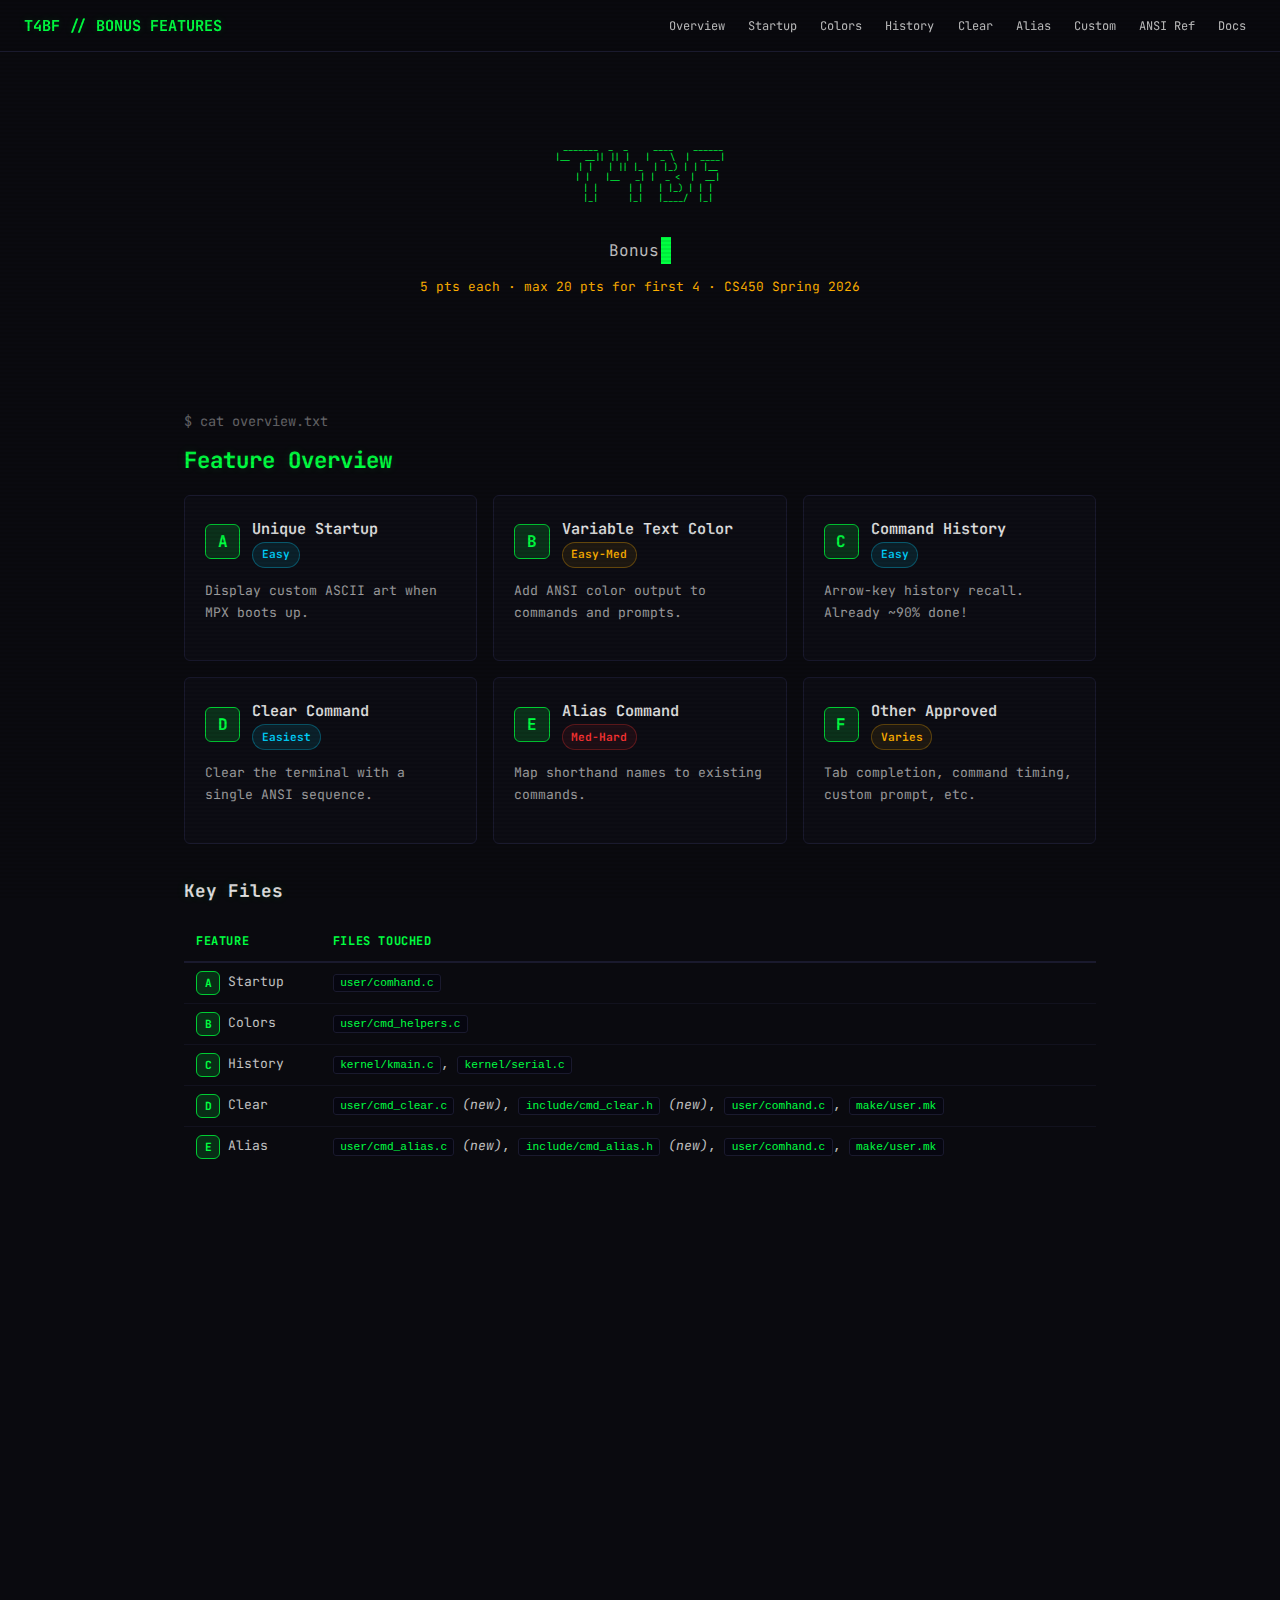
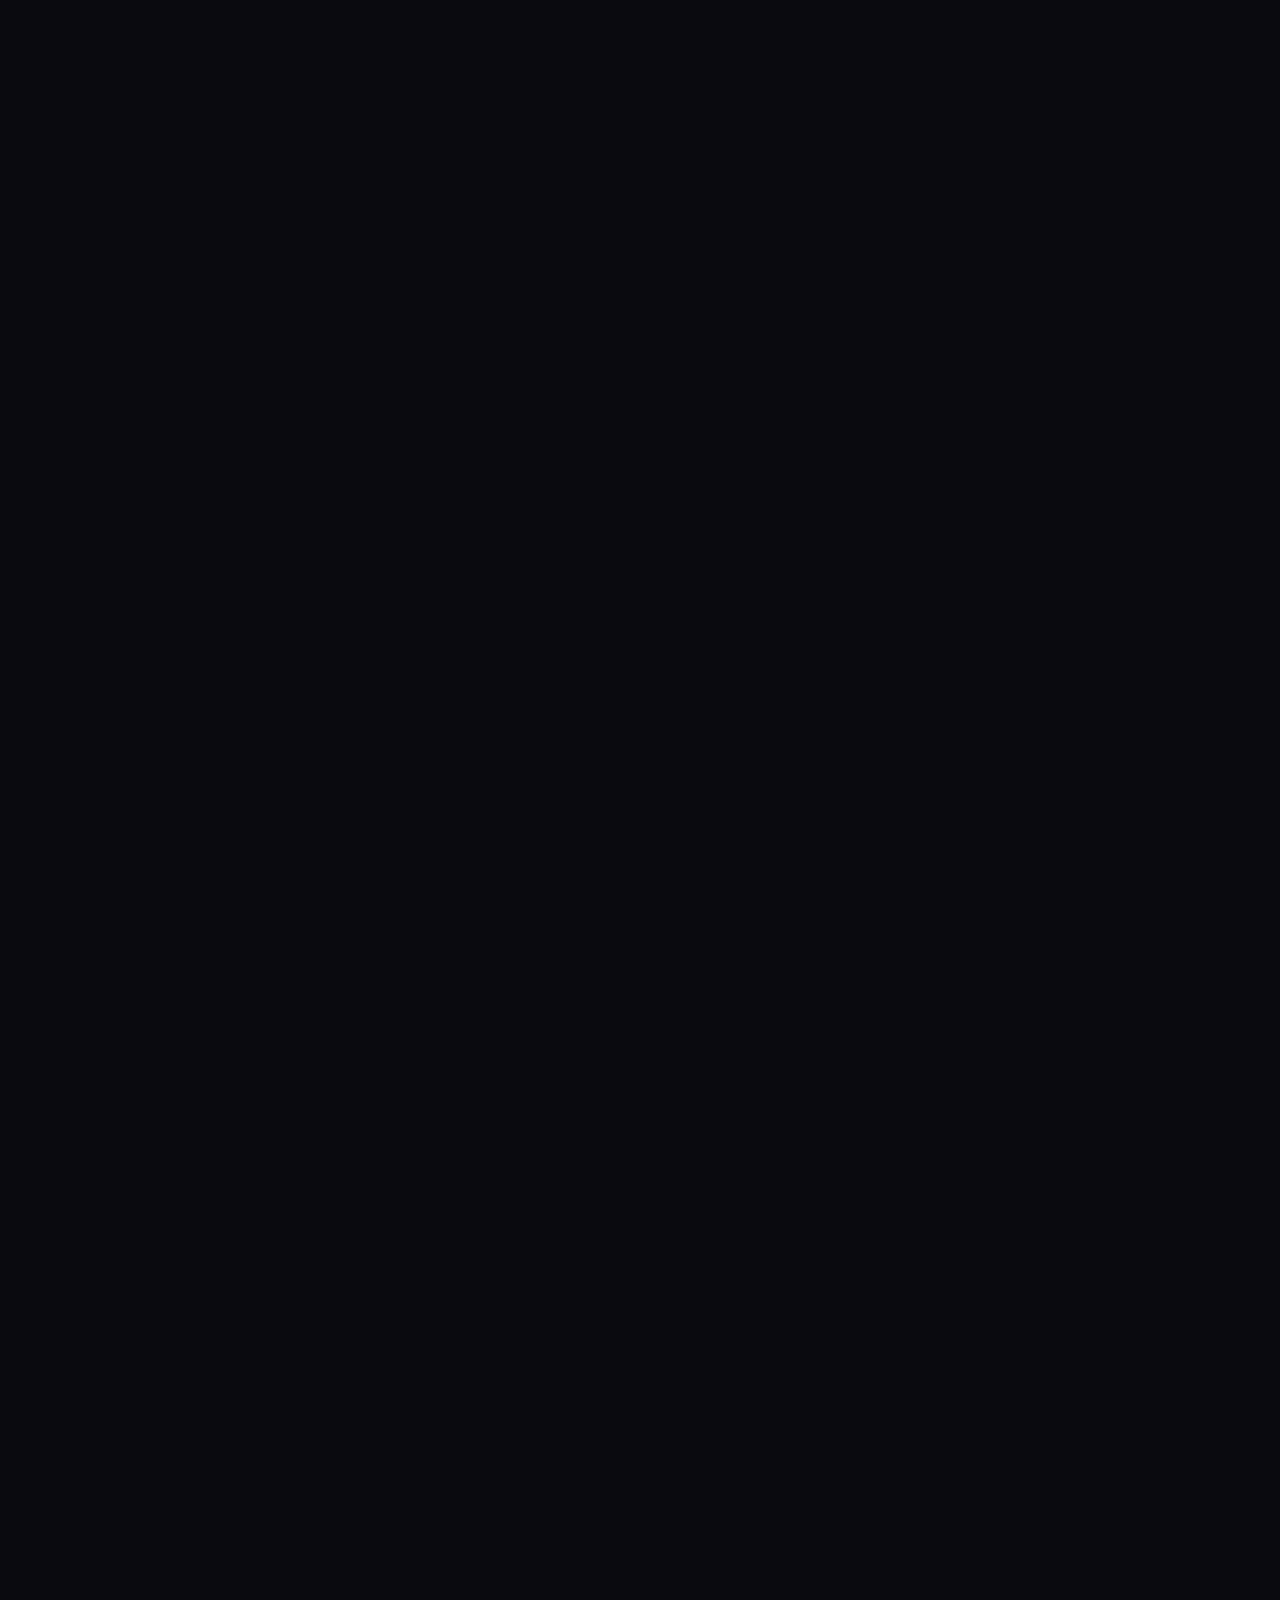
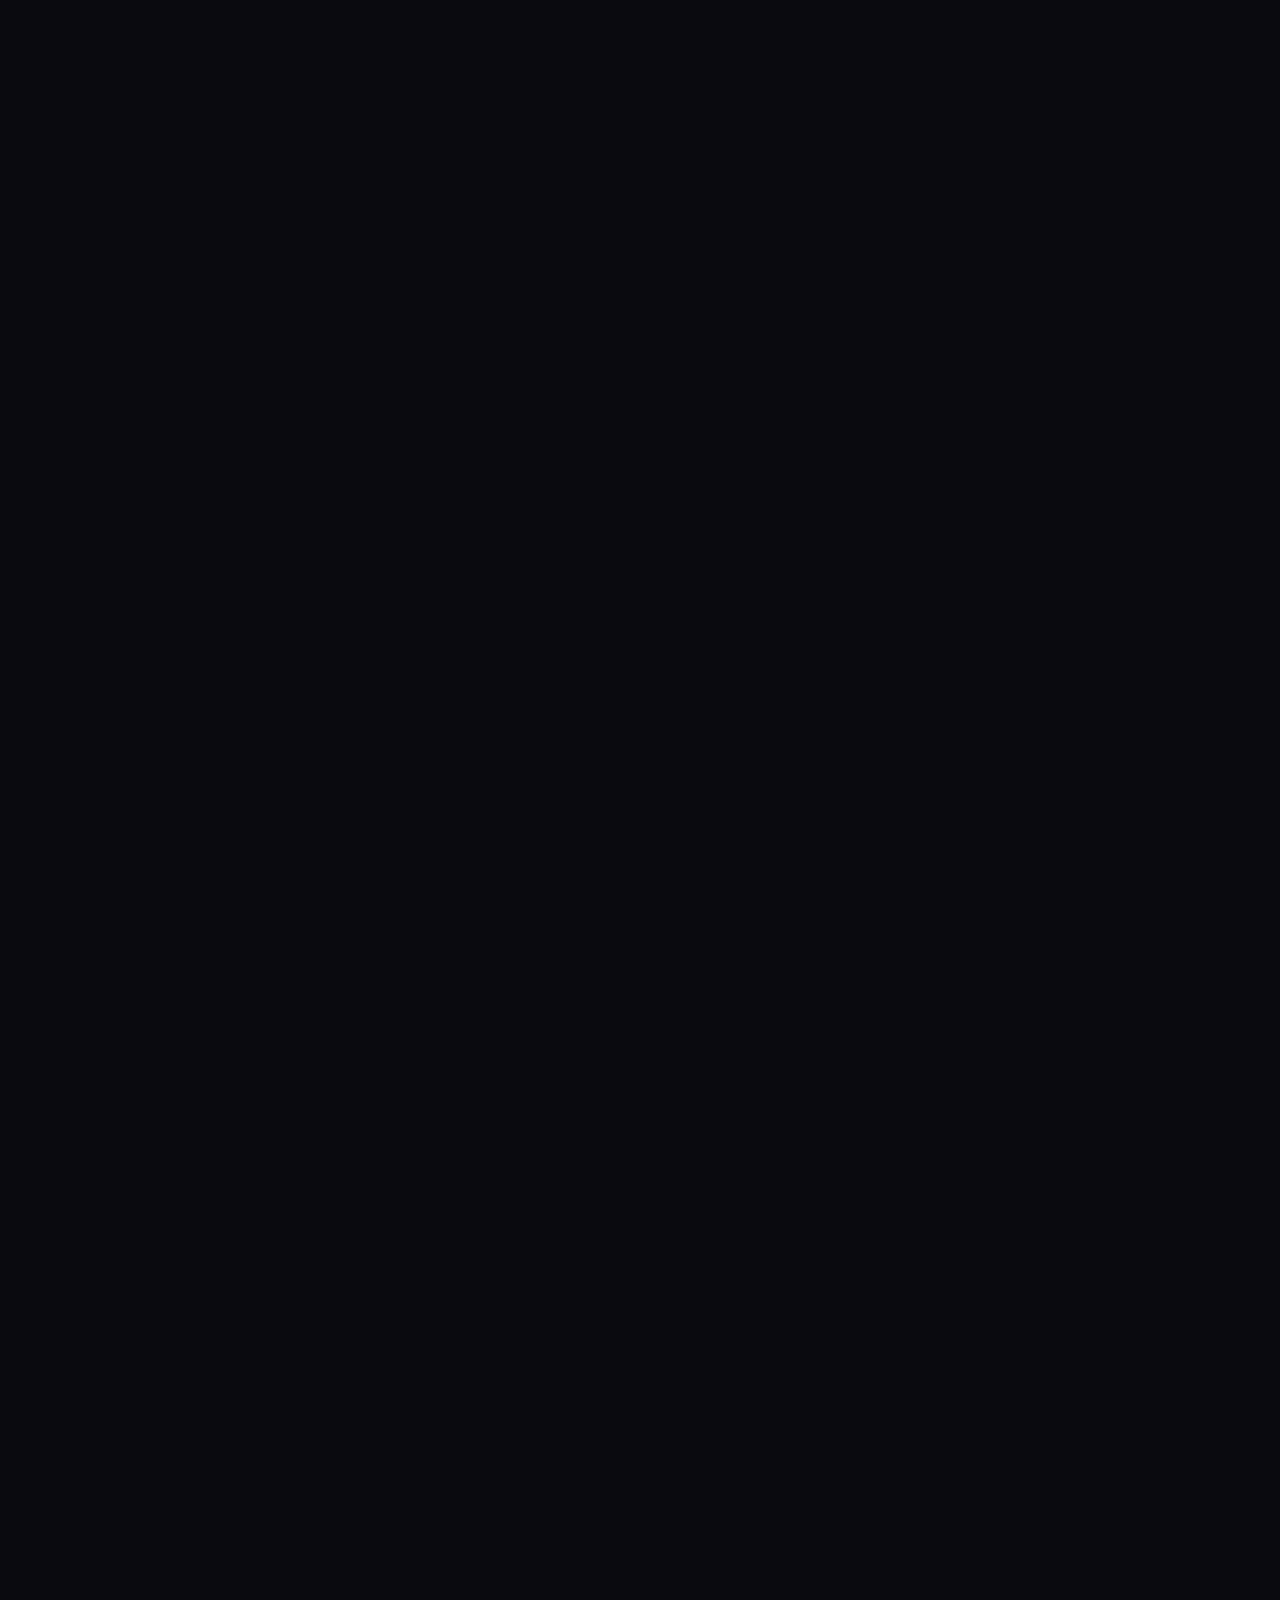
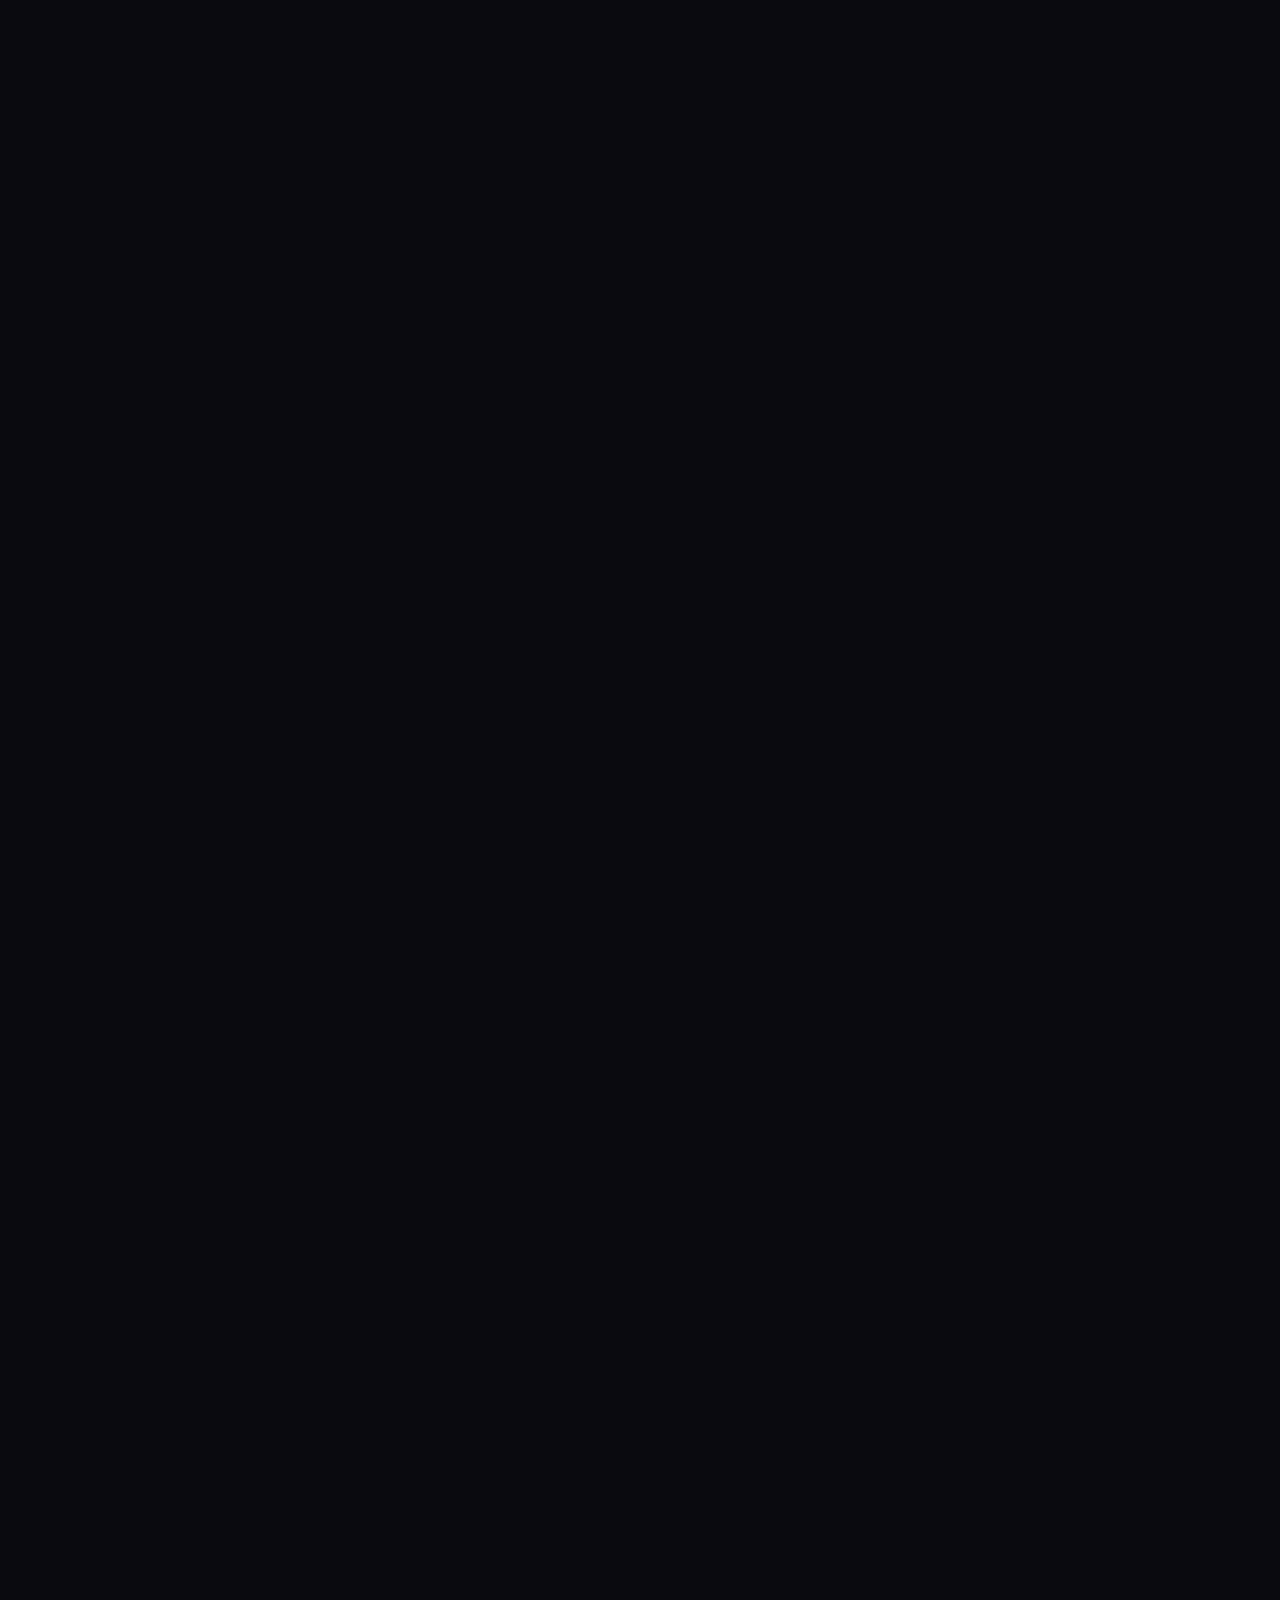
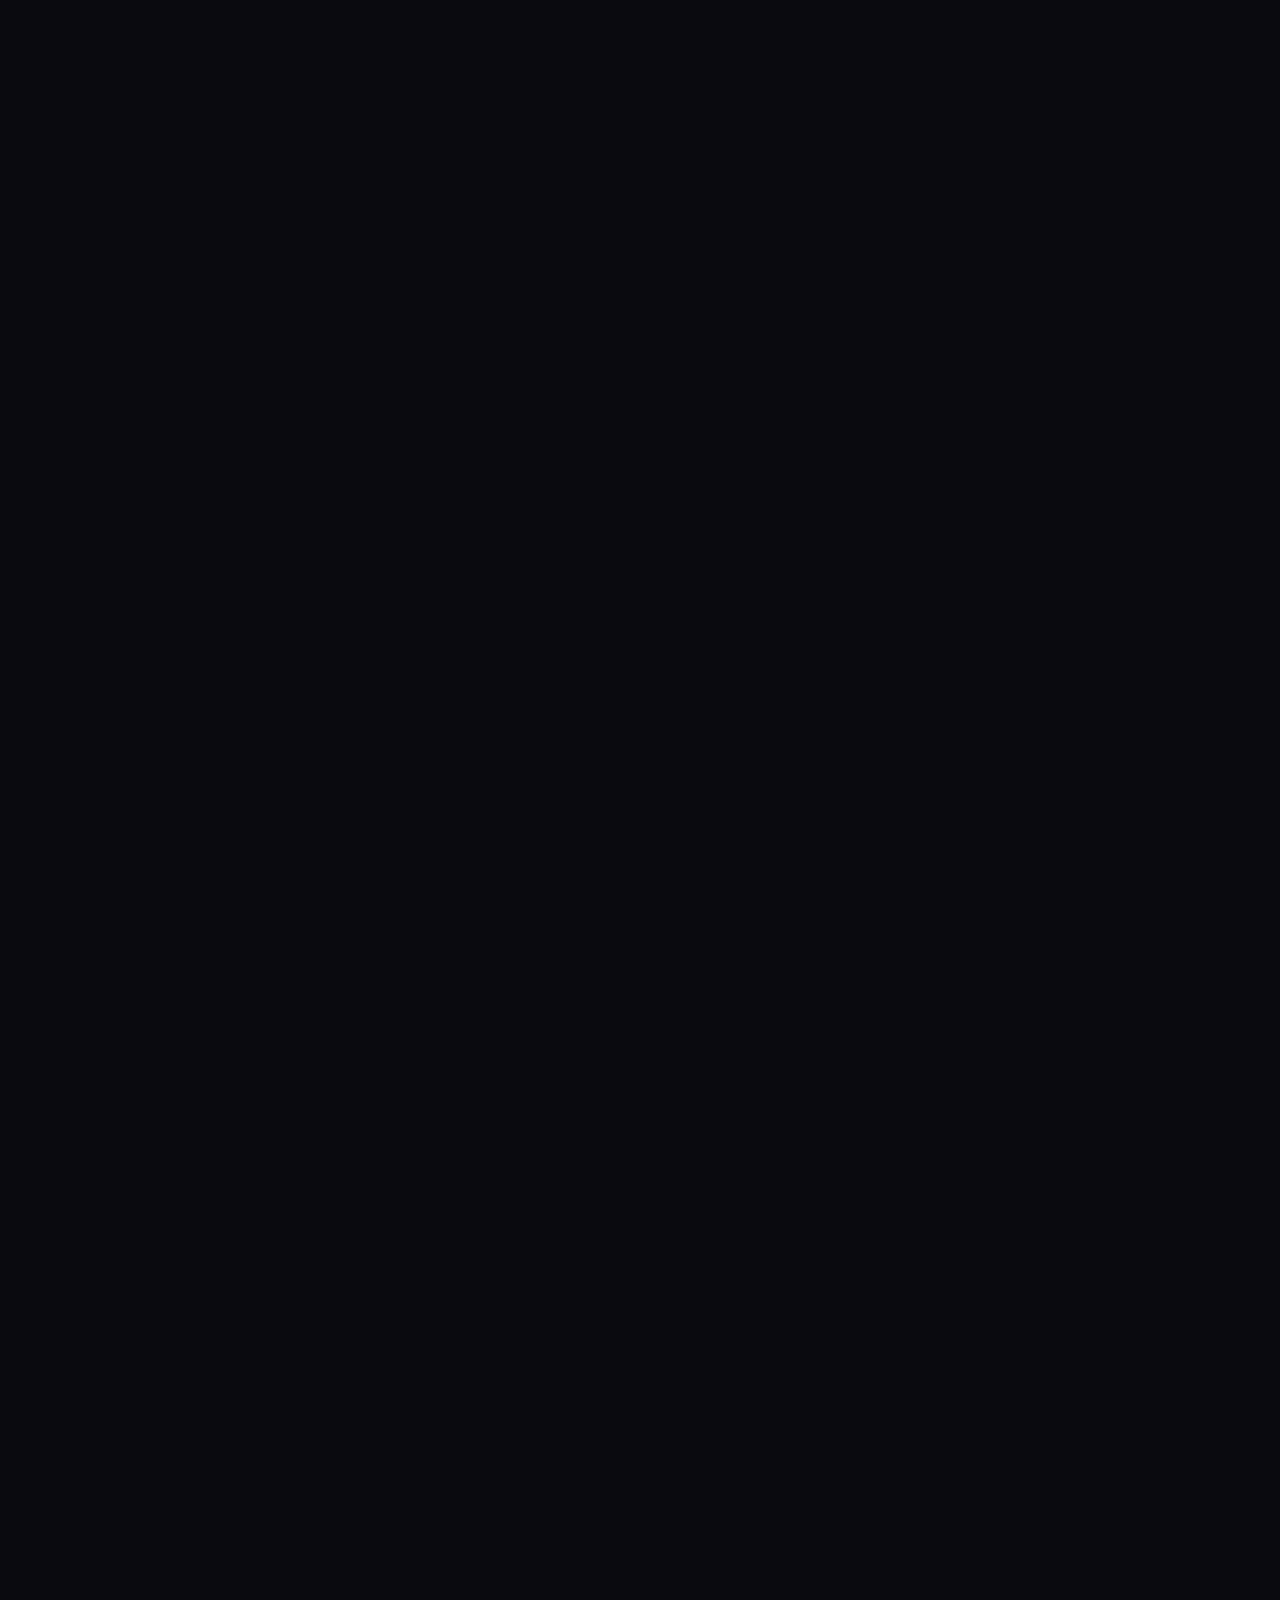
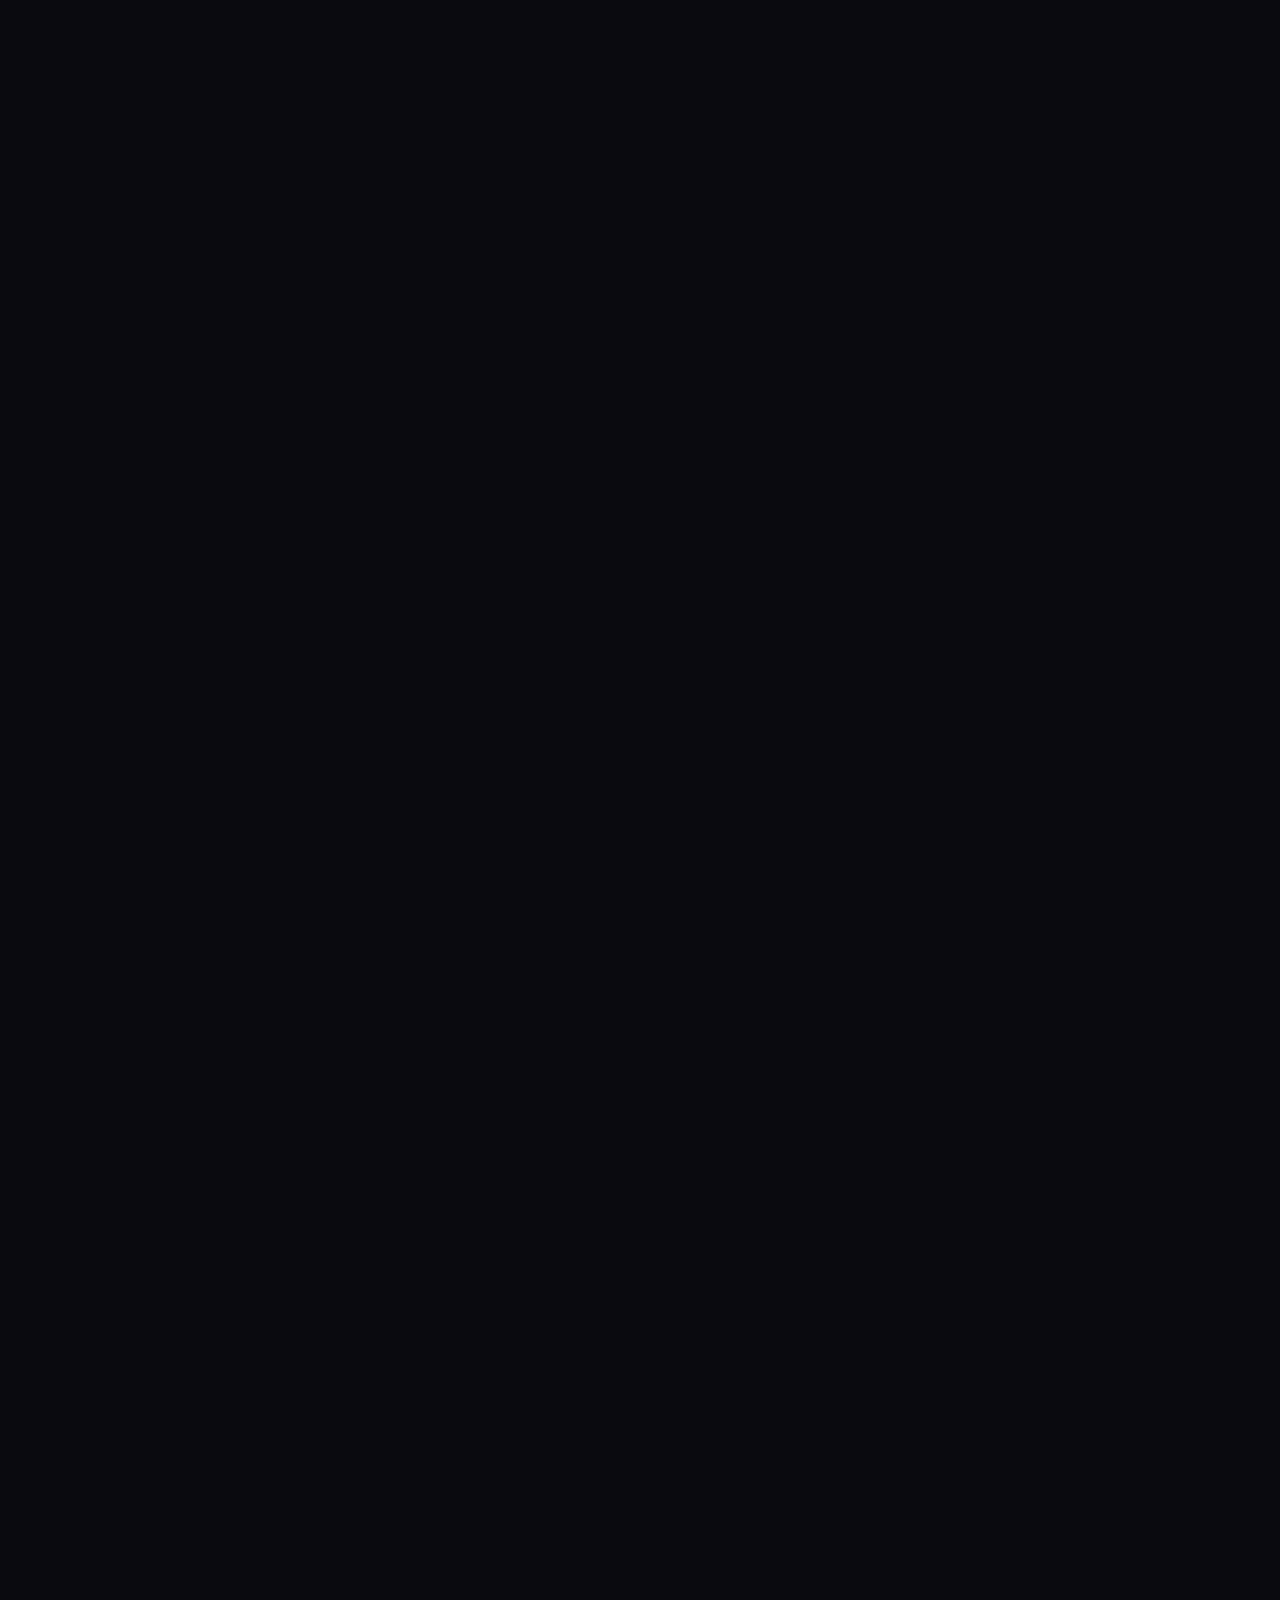
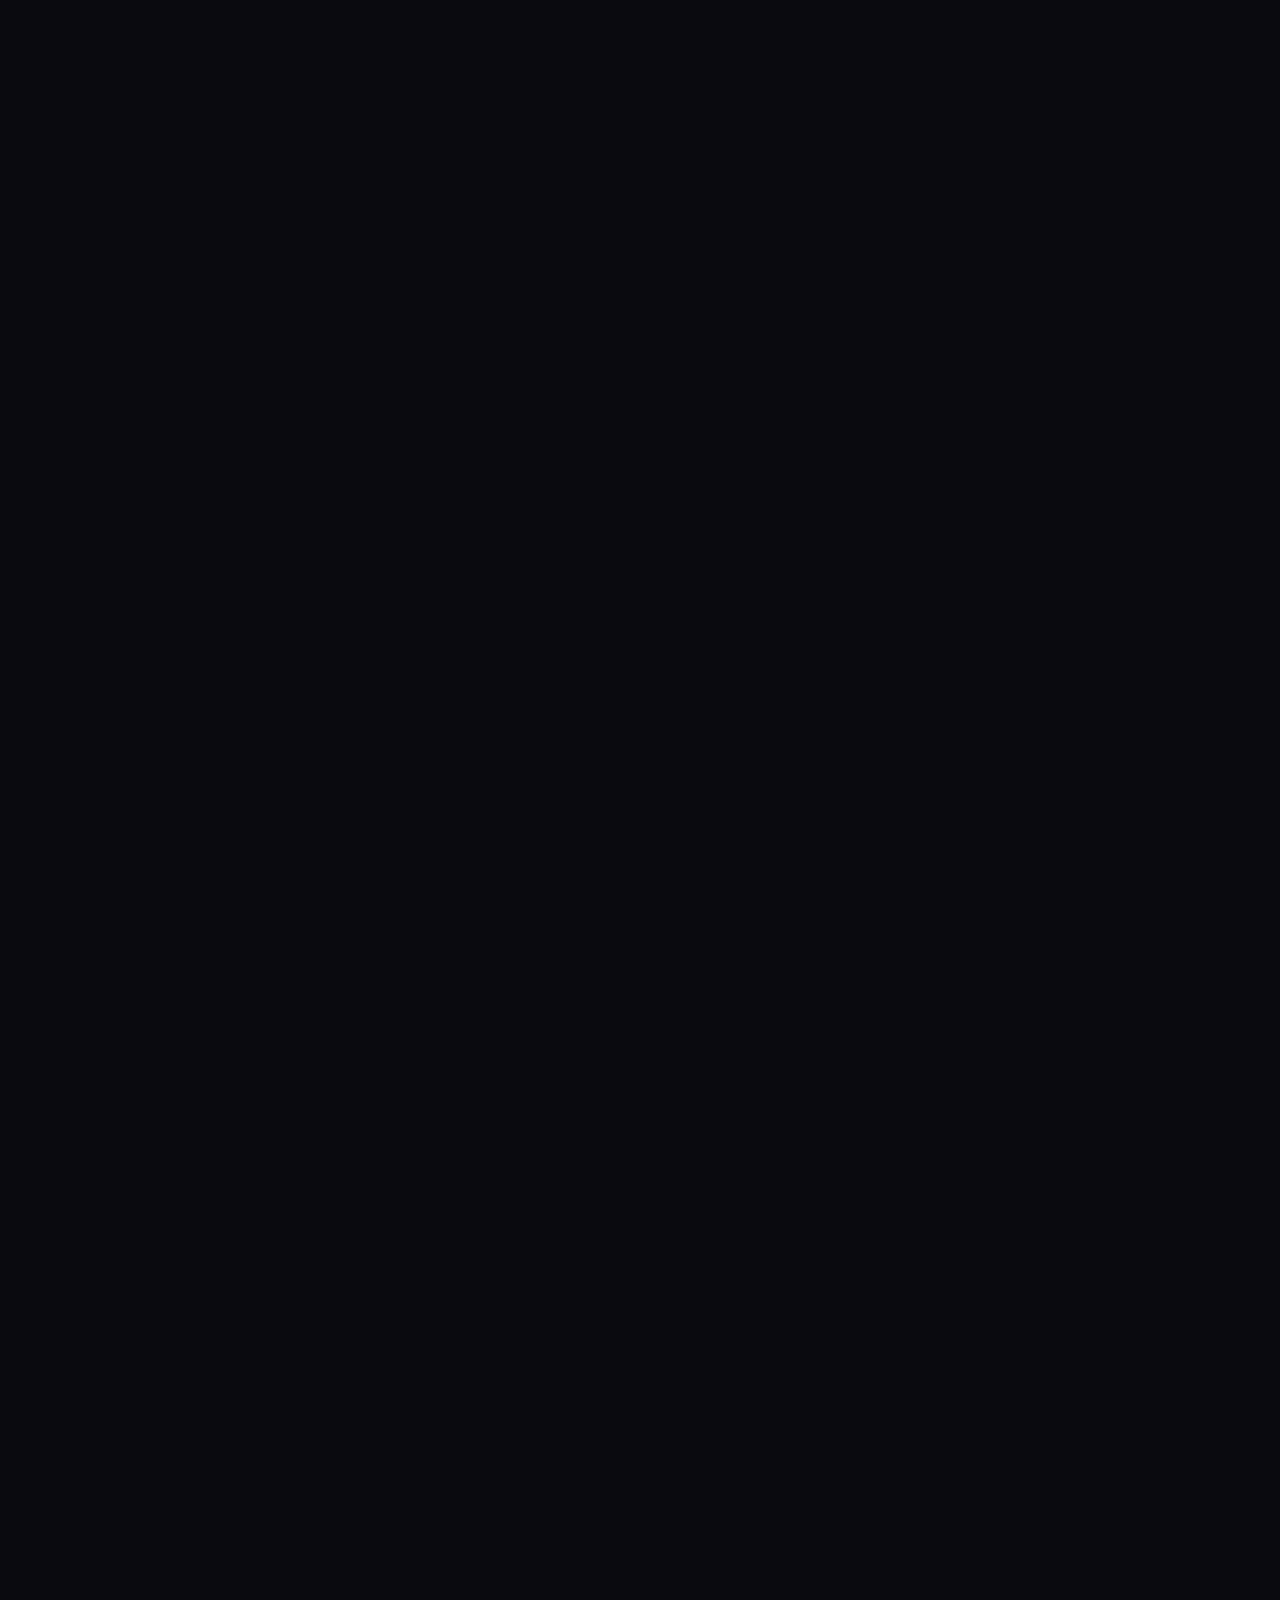
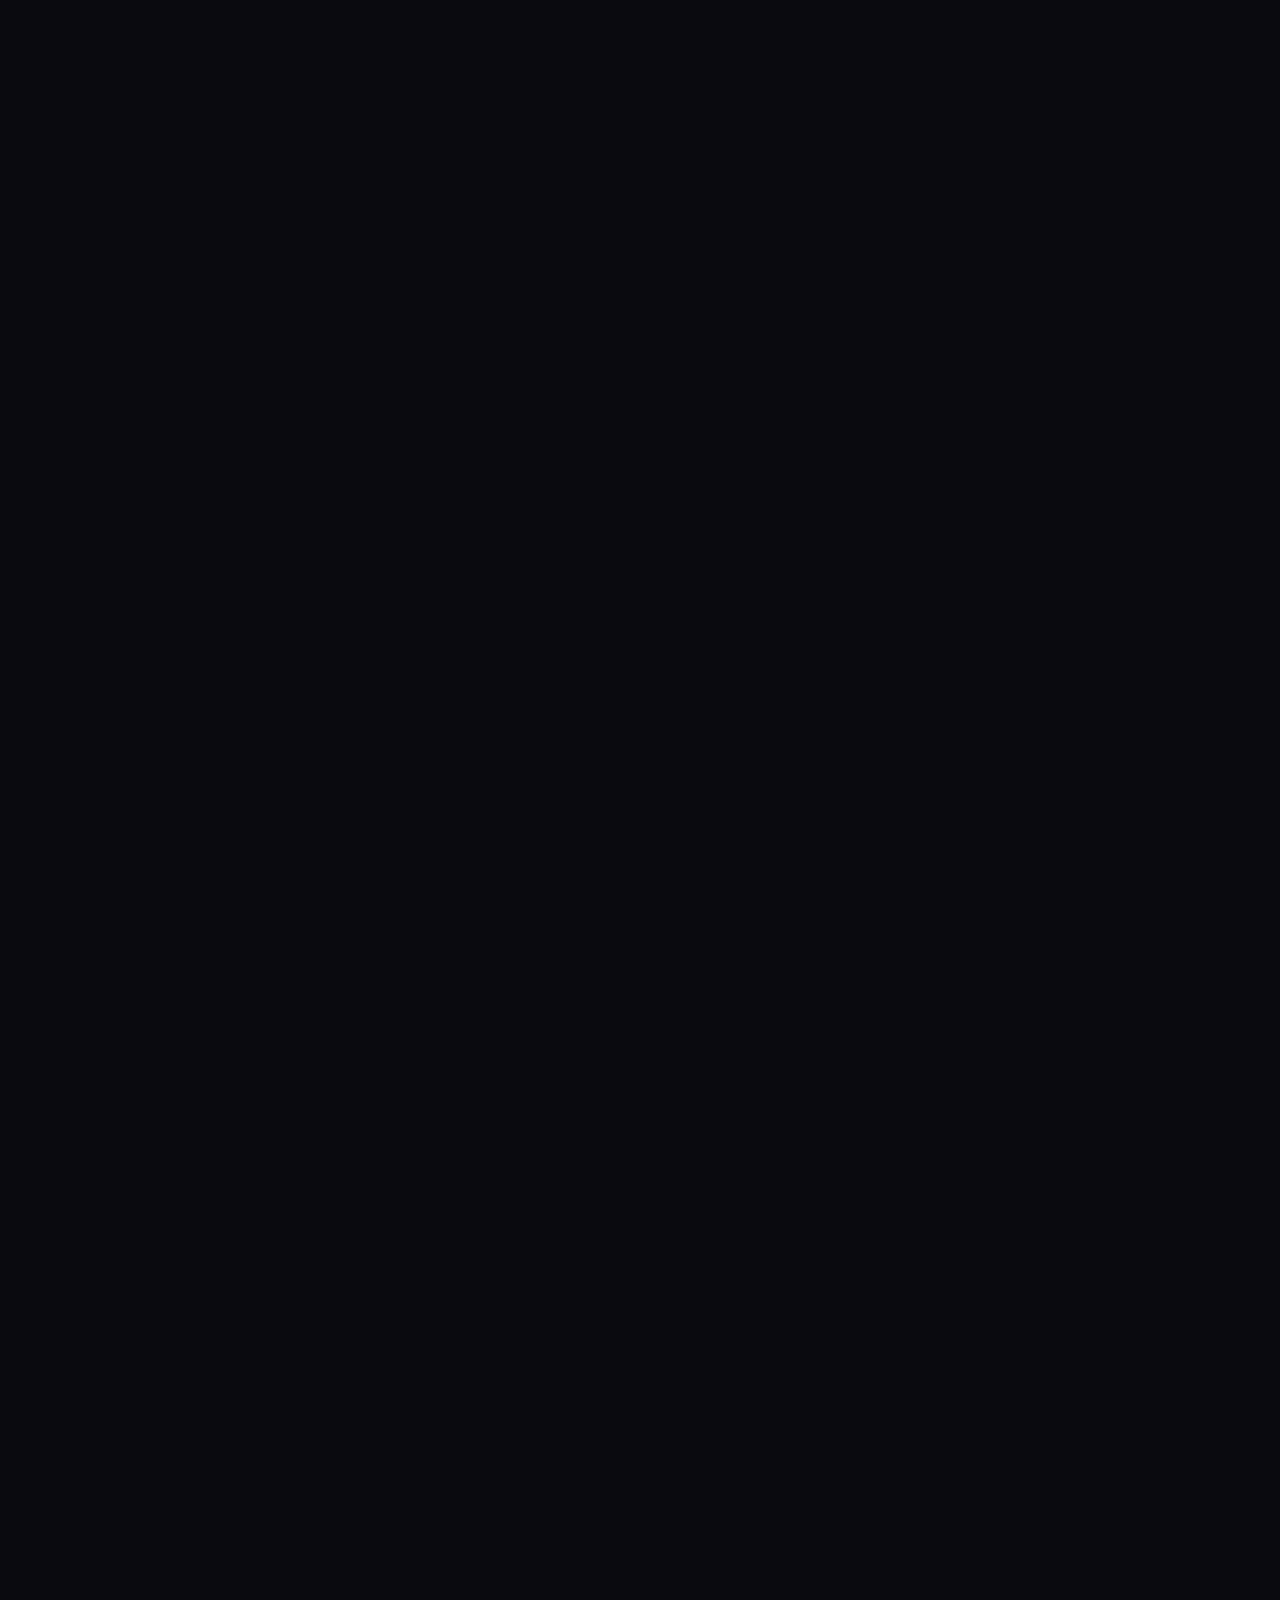
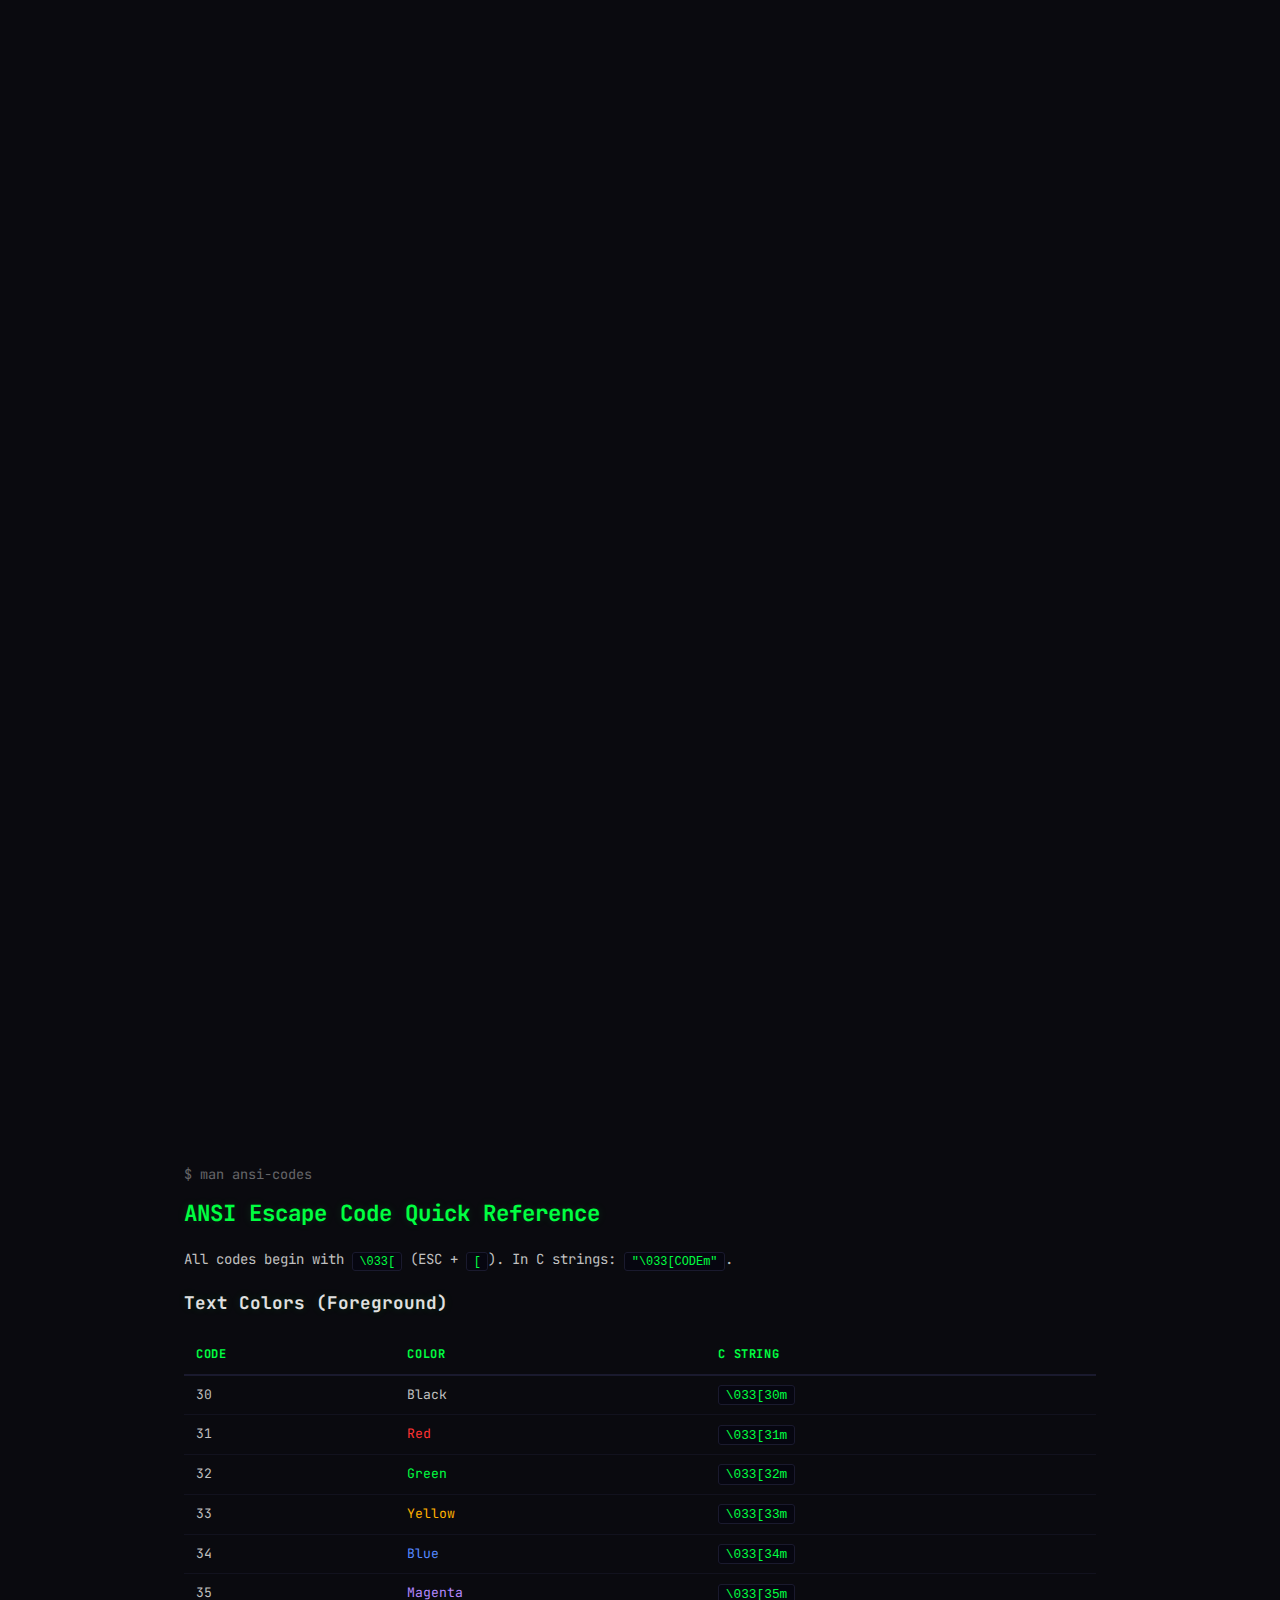
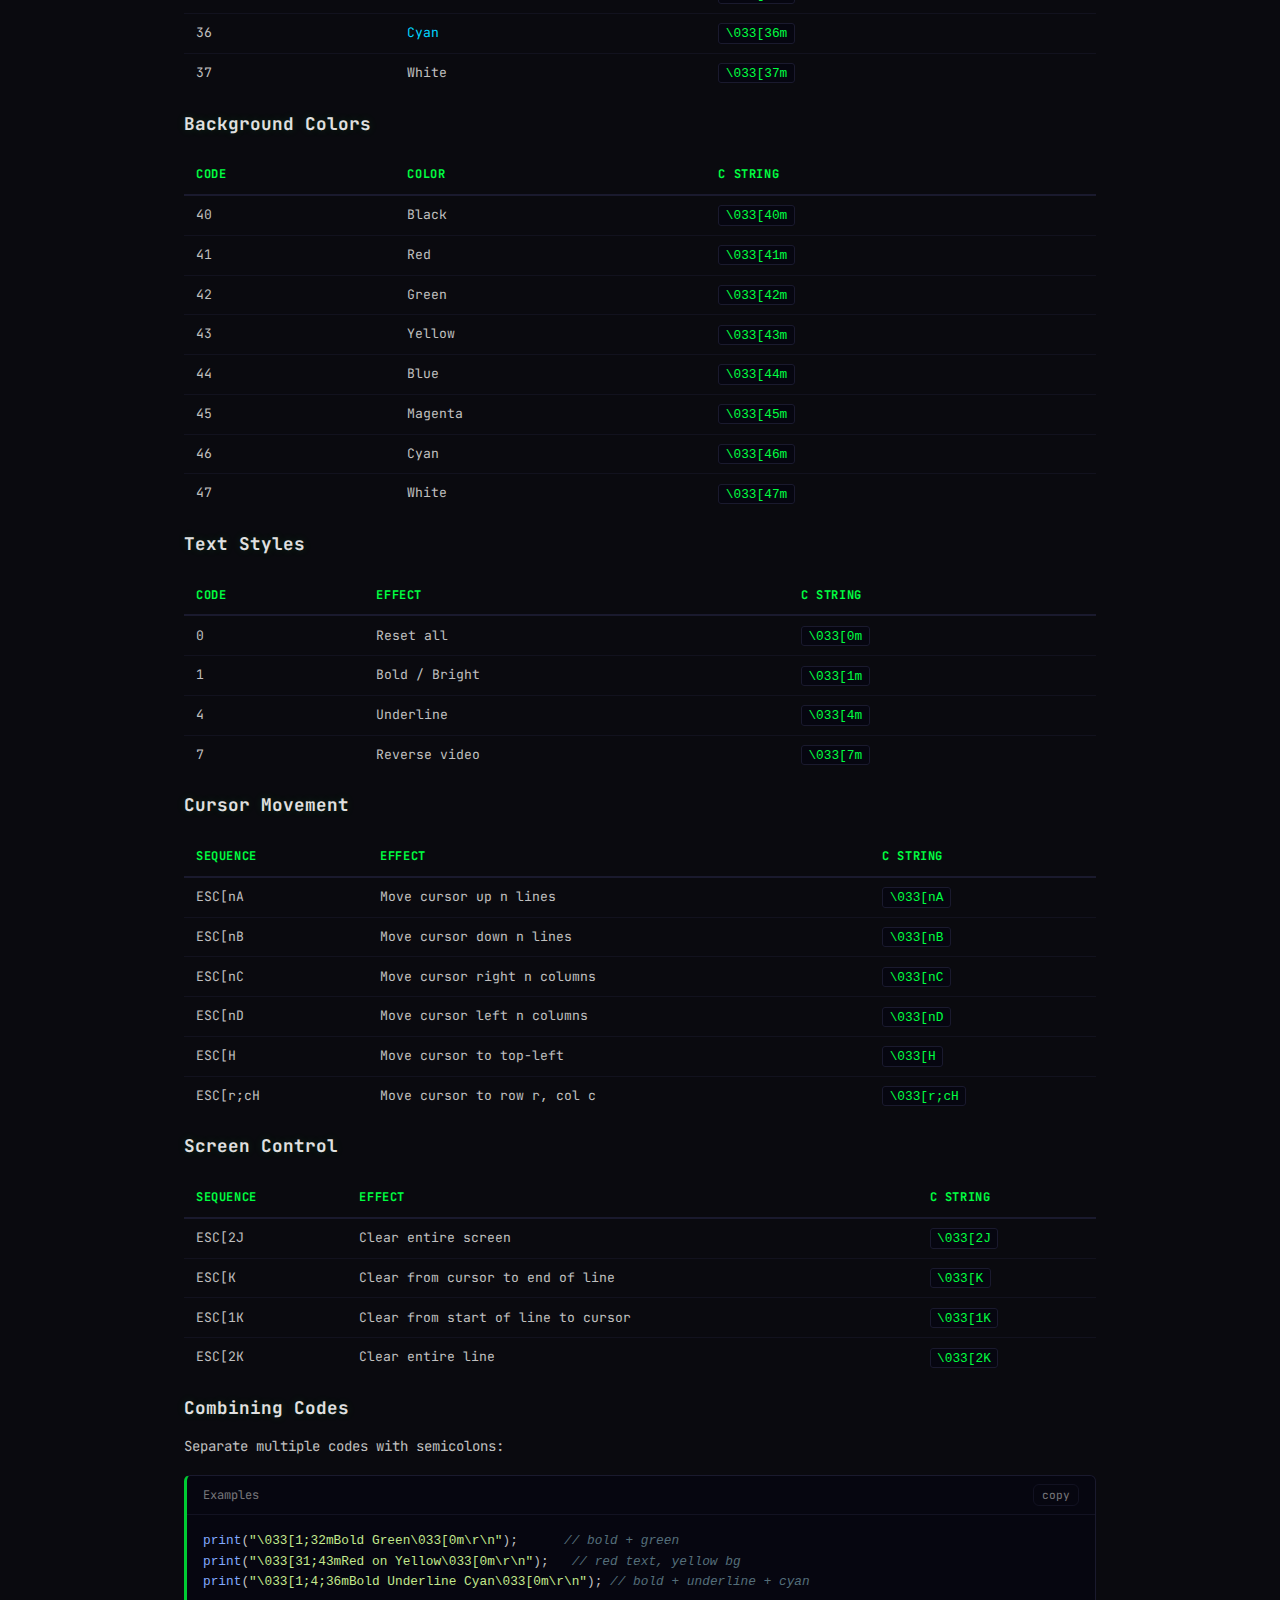
<file: index.html>
<!DOCTYPE html>
<html lang="en">
<head>
  <meta charset="UTF-8">
  <meta name="viewport" content="width=device-width, initial-scale=1.0">
  <title>T4BF // Bonus Features Guide</title>
  <link rel="icon" type="image/svg+xml" href="favicon.svg">
  <link rel="preconnect" href="https://fonts.googleapis.com">
  <link rel="preconnect" href="https://fonts.gstatic.com" crossorigin>
  <link href="https://fonts.googleapis.com/css2?family=JetBrains+Mono:wght@400;600;700&display=swap" rel="stylesheet">
  <link rel="stylesheet" href="css/main.css">
</head>
<body>

<!-- ====== NAV ====== -->
<nav class="nav">
  <span class="nav-brand">T4BF // BONUS FEATURES</span>
  <button class="hamburger" aria-label="Toggle menu">[=]</button>
  <ul class="nav-links">
    <li><a href="#overview">Overview</a></li>
    <li><a href="#feature-a">Startup</a></li>
    <li><a href="#feature-b">Colors</a></li>
    <li><a href="#feature-c">History</a></li>
    <li><a href="#feature-d">Clear</a></li>
    <li><a href="#feature-e">Alias</a></li>
    <li><a href="#feature-f">Custom</a></li>
    <li><a href="#ansi-ref">ANSI Ref</a></li>
    <li><a href="#" id="docs-toggle">Docs</a></li>
  </ul>
</nav>

<!-- ====== HERO ====== -->
<main>
<section class="hero" id="top">
  <div class="hero-ascii" aria-hidden="true">
 _______  _  _     ____    ______
|__   __|| || |   |  _ \  |  ____|
   | |   | || |_  | |_) | | |__
   | |   |__   _| |  _ &lt;  |  __|
   | |      | |   | |_) | | |
   |_|      |_|   |____/  |_|
  </div>
  <p class="hero-tagline" data-text="Bonus feature implementation guide for MPX bare-metal OS">Bonus feature implementation guide for MPX bare-metal OS</p>
  <p class="hero-meta">5 pts each &middot; max 20 pts for first 4 &middot; CS450 Spring 2026</p>
</section>

<!-- ====== OVERVIEW ====== -->
<section id="overview">
  <p class="section-title">$ cat overview.txt</p>
  <h2>Feature Overview</h2>

  <div class="feature-grid">
    <div class="feature-card">
      <div class="feature-card-header">
        <span class="badge">A</span>
        <div>
          <div class="feature-card-name">Unique Startup</div>
          <span class="pill pill-easy">Easy</span>
        </div>
      </div>
      <p class="feature-card-desc">Display custom ASCII art when MPX boots up.</p>
    </div>

    <div class="feature-card">
      <div class="feature-card-header">
        <span class="badge">B</span>
        <div>
          <div class="feature-card-name">Variable Text Color</div>
          <span class="pill pill-medium">Easy-Med</span>
        </div>
      </div>
      <p class="feature-card-desc">Add ANSI color output to commands and prompts.</p>
    </div>

    <div class="feature-card">
      <div class="feature-card-header">
        <span class="badge">C</span>
        <div>
          <div class="feature-card-name">Command History</div>
          <span class="pill pill-easy">Easy</span>
        </div>
      </div>
      <p class="feature-card-desc">Arrow-key history recall. Already ~90% done!</p>
    </div>

    <div class="feature-card">
      <div class="feature-card-header">
        <span class="badge">D</span>
        <div>
          <div class="feature-card-name">Clear Command</div>
          <span class="pill pill-easy">Easiest</span>
        </div>
      </div>
      <p class="feature-card-desc">Clear the terminal with a single ANSI sequence.</p>
    </div>

    <div class="feature-card">
      <div class="feature-card-header">
        <span class="badge">E</span>
        <div>
          <div class="feature-card-name">Alias Command</div>
          <span class="pill pill-hard">Med-Hard</span>
        </div>
      </div>
      <p class="feature-card-desc">Map shorthand names to existing commands.</p>
    </div>

    <div class="feature-card">
      <div class="feature-card-header">
        <span class="badge">F</span>
        <div>
          <div class="feature-card-name">Other Approved</div>
          <span class="pill pill-medium">Varies</span>
        </div>
      </div>
      <p class="feature-card-desc">Tab completion, command timing, custom prompt, etc.</p>
    </div>
  </div>

  <h3>Key Files</h3>
  <table class="key-files-table">
    <thead>
      <tr>
        <th>Feature</th>
        <th>Files Touched</th>
      </tr>
    </thead>
    <tbody>
      <tr>
        <td><span class="badge" style="width:1.5rem;height:1.5rem;font-size:0.7rem">A</span> Startup</td>
        <td><code>user/comhand.c</code></td>
      </tr>
      <tr>
        <td><span class="badge" style="width:1.5rem;height:1.5rem;font-size:0.7rem">B</span> Colors</td>
        <td><code>user/cmd_helpers.c</code></td>
      </tr>
      <tr>
        <td><span class="badge" style="width:1.5rem;height:1.5rem;font-size:0.7rem">C</span> History</td>
        <td><code>kernel/kmain.c</code>, <code>kernel/serial.c</code></td>
      </tr>
      <tr>
        <td><span class="badge" style="width:1.5rem;height:1.5rem;font-size:0.7rem">D</span> Clear</td>
        <td><code>user/cmd_clear.c</code> <em>(new)</em>, <code>include/cmd_clear.h</code> <em>(new)</em>, <code>user/comhand.c</code>, <code>make/user.mk</code></td>
      </tr>
      <tr>
        <td><span class="badge" style="width:1.5rem;height:1.5rem;font-size:0.7rem">E</span> Alias</td>
        <td><code>user/cmd_alias.c</code> <em>(new)</em>, <code>include/cmd_alias.h</code> <em>(new)</em>, <code>user/comhand.c</code>, <code>make/user.mk</code></td>
      </tr>
    </tbody>
  </table>
</section>

<!-- ====== FEATURE A: UNIQUE STARTUP ====== -->
<section id="feature-a">
<div class="feature-section">
  <div class="feature-header">
    <span class="badge">A</span>
    <h2>Unique Startup Message</h2>
    <div class="pills">
      <span class="pill pill-pts">5 pts</span>
      <span class="pill pill-easy">Easy</span>
    </div>
  </div>

  <div class="subsection">
    <h3>Overview</h3>
    <p>Display custom ASCII art or a welcome banner when MPX starts. This is the simplest bonus feature &mdash; just add <code>print()</code> calls at the top of the command handler loop.</p>
  </div>

  <div class="subsection">
    <h3>Files to Modify</h3>
    <ul class="file-list">
      <li><span class="file-path">user/comhand.c</span> &mdash; Add print statements at line 36, before the main loop</li>
    </ul>
  </div>

  <div class="subsection">
    <h3>Implementation</h3>
    <ol class="steps">
      <li>Open <code>user/comhand.c</code></li>
      <li>Find the <code>comhand()</code> function (line 29)</li>
      <li>Replace the generic welcome message at lines 36-38 with your ASCII art</li>
    </ol>

    <div class="code-block">
      <div class="code-block-header">
        <span>user/comhand.c — lines 29-42</span>
        <button class="copy-btn">copy</button>
      </div>
<pre><span class="kw">void</span> <span class="fn">comhand</span>(<span class="kw">void</span>)
{
    <span class="type">char</span> buffer[BUF_SIZE];
    <span class="type">char</span> *cmd;
    <span class="type">char</span> *arg;
    <span class="type">int</span> running = <span class="num">1</span>;

    <span class="cmt">// === YOUR ASCII ART HERE ===</span>
    <span class="fn">print</span>(<span class="str">"\r\n"</span>);
    <span class="fn">print</span>(<span class="str">"  _______  _  _     ____    ______ \r\n"</span>);
    <span class="fn">print</span>(<span class="str">" |__   __|| || |   |  _ \\  |  ____|\r\n"</span>);
    <span class="fn">print</span>(<span class="str">"    | |   | || |_  | |_) | | |__   \r\n"</span>);
    <span class="fn">print</span>(<span class="str">"    | |   |__   _| |  _ &lt;  |  __|  \r\n"</span>);
    <span class="fn">print</span>(<span class="str">"    | |      | |   | |_) | | |     \r\n"</span>);
    <span class="fn">print</span>(<span class="str">"    |_|      |_|   |____/  |_|     \r\n"</span>);
    <span class="fn">print</span>(<span class="str">"\r\n"</span>);
    <span class="fn">print</span>(<span class="str">"Type 'help' for a list of commands.\r\n\r\n"</span>);

    <span class="kw">while</span> (running)
    {</pre>
    </div>
  </div>

  <div class="tip">
    <div class="tip-label">TIP</div>
    <p>Keep ASCII art under 80 columns wide so it doesn't wrap in the terminal. Remember to use <code>\r\n</code> for line endings (not just <code>\n</code>) since this is a serial console. Combine with Feature B for colored ASCII art!</p>
  </div>
</div>
</section>

<!-- ====== FEATURE B: VARIABLE TEXT COLOR ====== -->
<section id="feature-b">
<div class="feature-section">
  <div class="feature-header">
    <span class="badge">B</span>
    <h2>Variable Text Color</h2>
    <div class="pills">
      <span class="pill pill-pts">5 pts</span>
      <span class="pill pill-medium">Easy-Med</span>
    </div>
  </div>

  <div class="subsection">
    <h3>Overview</h3>
    <p>Add ANSI escape code color output to your commands, prompts, and error messages. This works because <code>print()</code> calls <code>sys_req(WRITE, COM1, ...)</code>, which passes raw bytes through the serial port &mdash; and your terminal emulator interprets ANSI sequences automatically.</p>
  </div>

  <div class="subsection">
    <h3>Files to Modify</h3>
    <ul class="file-list">
      <li><span class="file-path">user/cmd_helpers.c</span> &mdash; Add color helper functions</li>
      <li><span class="file-path">include/cmd_helpers.h</span> &mdash; Declare the new prototypes</li>
    </ul>
  </div>

  <div class="subsection">
    <h3>How ANSI Colors Work</h3>
    <p>ANSI escape sequences start with <code>\033[</code> (ESC + <code>[</code>) followed by a numeric code and the letter <code>m</code>. Wrap your text between a color code and the reset code <code>\033[0m</code>.</p>
    <div class="code-block">
      <div class="code-block-header">
        <span>Pattern</span>
        <button class="copy-btn">copy</button>
      </div>
<pre><span class="fn">print</span>(<span class="str">"\033[32mThis text is green!\033[0m\r\n"</span>);
<span class="cmt">//     ^^^^^                  ^^^^^^</span>
<span class="cmt">//     set green              reset to default</span></pre>
    </div>
  </div>

  <div class="subsection">
    <h3>Implementation</h3>
    <ol class="steps">
      <li>Add color helper functions to <code>user/cmd_helpers.c</code></li>
      <li>Declare prototypes in <code>include/cmd_helpers.h</code></li>
      <li>Use them anywhere you call <code>print()</code></li>
    </ol>

    <div class="code-block">
      <div class="code-block-header">
        <span>user/cmd_helpers.c — color helpers</span>
        <button class="copy-btn">copy</button>
      </div>
<pre><span class="cmt">// Color helper: print colored text then reset</span>
<span class="kw">void</span> <span class="fn">print_color</span>(<span class="kw">const</span> <span class="type">char</span> *color_code, <span class="kw">const</span> <span class="type">char</span> *text)
{
    <span class="fn">print</span>(color_code);
    <span class="fn">print</span>(text);
    <span class="fn">print</span>(<span class="str">"\033[0m"</span>);  <span class="cmt">// reset</span>
}

<span class="cmt">// Convenience wrappers</span>
<span class="kw">void</span> <span class="fn">print_green</span>(<span class="kw">const</span> <span class="type">char</span> *text)  { <span class="fn">print_color</span>(<span class="str">"\033[32m"</span>, text); }
<span class="kw">void</span> <span class="fn">print_red</span>(<span class="kw">const</span> <span class="type">char</span> *text)    { <span class="fn">print_color</span>(<span class="str">"\033[31m"</span>, text); }
<span class="kw">void</span> <span class="fn">print_yellow</span>(<span class="kw">const</span> <span class="type">char</span> *text) { <span class="fn">print_color</span>(<span class="str">"\033[33m"</span>, text); }
<span class="kw">void</span> <span class="fn">print_cyan</span>(<span class="kw">const</span> <span class="type">char</span> *text)   { <span class="fn">print_color</span>(<span class="str">"\033[36m"</span>, text); }
<span class="kw">void</span> <span class="fn">print_bold</span>(<span class="kw">const</span> <span class="type">char</span> *text)   { <span class="fn">print_color</span>(<span class="str">"\033[1m"</span>, text); }</pre>
    </div>

    <div class="code-block">
      <div class="code-block-header">
        <span>Usage example in comhand.c</span>
        <button class="copy-btn">copy</button>
      </div>
<pre><span class="cmt">// Colored prompt</span>
<span class="fn">print_green</span>(<span class="str">"mpx"</span>);
<span class="fn">print</span>(<span class="str">"> "</span>);

<span class="cmt">// Colored error</span>
<span class="fn">print_red</span>(<span class="str">"Error: "</span>);
<span class="fn">print</span>(<span class="str">"Unknown command\r\n"</span>);</pre>
    </div>
  </div>

  <div class="tip">
    <div class="tip-label">TIP</div>
    <p>Always reset with <code>\033[0m</code> after colored text, or all subsequent output will stay colored. You can combine codes: <code>\033[1;32m</code> = bold green.</p>
  </div>
</div>
</section>

<!-- ====== FEATURE C: COMMAND HISTORY ====== -->
<section id="feature-c">
<div class="feature-section">
  <div class="feature-header">
    <span class="badge">C</span>
    <h2>Command History</h2>
    <div class="pills">
      <span class="pill pill-pts">5 pts</span>
      <span class="pill pill-easy">Easy</span>
    </div>
  </div>

  <div class="subsection">
    <h3>Overview</h3>
    <p>Scroll through previously entered commands with the up/down arrow keys. <strong>This is already ~90% implemented!</strong> The data structures and arrow-key handling exist in <code>kernel/serial.c</code>. You just need two small fixes.</p>
  </div>

  <div class="subsection">
    <h3>What Already Exists</h3>
    <ul class="file-list">
      <li><span class="file-path">include/mpx/serial.h:13-24</span> &mdash; <code>cmd_node_t</code> and <code>cmd_history_t</code> structs (linked list of commands, capacity 16)</li>
      <li><span class="file-path">kernel/serial.c:107-118</span> &mdash; <code>init_history()</code> function</li>
      <li><span class="file-path">kernel/serial.c:125-161</span> &mdash; <code>add_command()</code> function (called on Enter key)</li>
      <li><span class="file-path">kernel/serial.c:211-258</span> &mdash; Up/down arrow handling (copies history command into input buffer)</li>
    </ul>
  </div>

  <div class="subsection">
    <h3>Existing Data Structures</h3>
    <div class="code-block">
      <div class="code-block-header">
        <span>include/mpx/serial.h — lines 13-24</span>
        <button class="copy-btn">copy</button>
      </div>
<pre><span class="kw">typedef struct</span> <span class="type">cmd_node</span> {
    <span class="type">char</span> command[MAX_CMD_LENGTH];
    <span class="kw">struct</span> <span class="type">cmd_node</span> *next;
    <span class="kw">struct</span> <span class="type">cmd_node</span> *prev;
} <span class="type">cmd_node_t</span>;

<span class="kw">typedef struct</span> <span class="type">cmd_history</span> {
    <span class="type">cmd_node_t</span> nodes[HISTORY_SIZE];
    <span class="type">cmd_node_t</span> *head;
    <span class="type">cmd_node_t</span> *tail;
    <span class="type">size_t</span> count;
} <span class="type">cmd_history_t</span>;</pre>
    </div>
  </div>

  <div class="subsection">
    <h3>Fix #1: Initialize History</h3>
    <p>The <code>init_history()</code> function exists but is <strong>never called</strong>. Add it to <code>kmain.c</code>.</p>

    <div class="code-block">
      <div class="code-block-header">
        <span>kernel/kmain.c — add at line 57 (the TODO comment)</span>
        <button class="copy-btn">copy</button>
      </div>
<pre><span class="cmt">// Current code at line 57:</span>
<span class="cmt">// TODO init command history</span>

<span class="cmt">// Replace with:</span>
<span class="kw">extern</span> <span class="type">cmd_history_t</span> history;
<span class="fn">init_history</span>(&amp;history);
<span class="fn">klogv</span>(COM1, <span class="str">"Initialized command history..."</span>);</pre>
    </div>

    <div class="gotcha">
      <div class="gotcha-label">GOTCHA</div>
      <p>The <code>history</code> variable is declared in <code>serial.c</code> (line 122), so you need the <code>extern</code> declaration to reference it from <code>kmain.c</code>.</p>
    </div>
  </div>

  <div class="subsection">
    <h3>Fix #2: Ghost Character Bug</h3>
    <p>When you scroll to a command that's <em>shorter</em> than the previous one, old characters remain on screen. The TODO at <code>serial.c:219</code> describes the fix: clear the entire line before redrawing.</p>

    <div class="code-block">
      <div class="code-block-header">
        <span>kernel/serial.c — replace lines 219-233 (up arrow handler)</span>
        <button class="copy-btn">copy</button>
      </div>
<pre><span class="kw">if</span> (cur_cmd) {
    <span class="cmt">// Fix ghost chars: move to start, overwrite with spaces, move back</span>
    <span class="fn">serial_out</span>(dev, <span class="str">"\r"</span>, <span class="num">1</span>);
    <span class="cmt">// Overwrite prompt + old input with spaces</span>
    <span class="kw">for</span> (<span class="type">size_t</span> j = <span class="num">0</span>; j &lt; data_length + <span class="num">2</span>; j++) {  <span class="cmt">// +2 for "> " prompt</span>
        <span class="fn">serial_out</span>(dev, <span class="str">" "</span>, <span class="num">1</span>);
    }
    <span class="fn">serial_out</span>(dev, <span class="str">"\r"</span>, <span class="num">1</span>);

    <span class="cmt">// Reprint prompt</span>
    <span class="fn">serial_out</span>(dev, <span class="str">"&gt; "</span>, <span class="num">2</span>);

    <span class="cmt">// Copy command into buffer</span>
    <span class="type">size_t</span> len = <span class="num">0</span>;
    <span class="kw">while</span> (len &lt; MAX_CMD_LENGTH - <span class="num">1</span> &amp;&amp; cur_cmd-&gt;command[len] != <span class="str">'\0'</span>) {
        buffer[len] = cur_cmd-&gt;command[len];
        len++;
    }
    buffer[len] = <span class="str">'\0'</span>;
    data_length = len;
    cur = data_length;

    <span class="cmt">// Print the command</span>
    <span class="fn">serial_out</span>(dev, buffer, data_length);
}</pre>
    </div>

    <div class="tip">
      <div class="tip-label">TIP</div>
      <p>Apply the same ghost-character fix to the <strong>down arrow handler</strong> (case 'B', around line 237). The pattern is identical: <code>\r</code>, overwrite with spaces, <code>\r</code>, reprint prompt, then print the new command.</p>
    </div>
  </div>
</div>
</section>

<!-- ====== FEATURE D: CLEAR COMMAND ====== -->
<section id="feature-d">
<div class="feature-section">
  <div class="feature-header">
    <span class="badge">D</span>
    <h2>Clear Command</h2>
    <div class="pills">
      <span class="pill pill-pts">5 pts</span>
      <span class="pill pill-easy">Easiest</span>
    </div>
  </div>

  <div class="subsection">
    <h3>Overview</h3>
    <p>Clear the terminal screen. This is literally a two-line function that sends an ANSI escape sequence. The hard part is just wiring it into the build system.</p>
  </div>

  <div class="subsection">
    <h3>Files to Create/Modify</h3>
    <ul class="file-list">
      <li><span class="file-path">user/cmd_clear.c</span> <em>(new)</em> &mdash; The command implementation</li>
      <li><span class="file-path">include/cmd_clear.h</span> <em>(new)</em> &mdash; Header with prototype</li>
      <li><span class="file-path">user/comhand.c</span> &mdash; Add dispatch entry</li>
      <li><span class="file-path">make/user.mk</span> &mdash; Add .o target</li>
    </ul>
  </div>

  <div class="subsection">
    <h3>Implementation</h3>

    <h4>Step 1: Create the header</h4>
    <div class="code-block">
      <div class="code-block-header">
        <span>include/cmd_clear.h</span>
        <button class="copy-btn">copy</button>
      </div>
<pre><span class="prep">#ifndef CMD_CLEAR_H</span>
<span class="prep">#define CMD_CLEAR_H</span>

<span class="kw">void</span> <span class="fn">cmd_clear</span>(<span class="kw">void</span>);

<span class="prep">#endif</span></pre>
    </div>

    <h4>Step 2: Create the implementation</h4>
    <div class="code-block">
      <div class="code-block-header">
        <span>user/cmd_clear.c</span>
        <button class="copy-btn">copy</button>
      </div>
<pre><span class="prep">#include</span> <span class="str">&lt;cmd_clear.h&gt;</span>
<span class="prep">#include</span> <span class="str">&lt;sys_req.h&gt;</span>
<span class="prep">#include</span> <span class="str">&lt;mpx/device.h&gt;</span>

<span class="kw">void</span> <span class="fn">cmd_clear</span>(<span class="kw">void</span>)
{
    <span class="cmt">// \033[2J = clear entire screen</span>
    <span class="cmt">// \033[H  = move cursor to top-left (row 1, col 1)</span>
    <span class="fn">print</span>(<span class="str">"\033[2J\033[H"</span>);
}</pre>
    </div>

    <h4>Step 3: Add dispatch in comhand.c</h4>
    <p>Add before the <code>else</code> (unknown command) block at line 150:</p>
    <div class="code-block">
      <div class="code-block-header">
        <span>user/comhand.c — add before the final else</span>
        <button class="copy-btn">copy</button>
      </div>
<pre><span class="cmt">// ... after the last else-if ...</span>
<span class="kw">else if</span> (<span class="fn">strcmp</span>(cmd, <span class="str">"clear"</span>) == <span class="num">0</span>)
{
    <span class="fn">cmd_clear</span>();
}
<span class="kw">else</span>
{
    <span class="cmt">// unknown command</span>
    <span class="fn">print</span>(<span class="str">"Unknown command: "</span>);
    ...</pre>
    </div>

    <h4>Step 4: Update the Makefile</h4>
    <p>Add the dependency rule and object to <code>make/user.mk</code>:</p>
    <div class="code-block">
      <div class="code-block-header">
        <span>make/user.mk — additions</span>
        <button class="copy-btn">copy</button>
      </div>
<pre><span class="cmt"># Add dependency rule (anywhere before USER_OBJECTS)</span>
user/cmd_clear.o: user/cmd_clear.c include/cmd_clear.h \
  include/sys_req.h include/mpx/device.h

<span class="cmt"># Add to USER_OBJECTS list:</span>
USER_OBJECTS=\
	...
	user/cmd_clear.o\
	user/comhand.o\
	user/cmd_helpers.o</pre>
    </div>
  </div>

  <div class="tip">
    <div class="tip-label">TIP</div>
    <p>Don't forget to <code>#include &lt;cmd_clear.h&gt;</code> in <code>comhand.c</code> too! Also add <code>"clear"</code> to the help command output if you want it listed.</p>
  </div>
</div>
</section>

<!-- ====== FEATURE E: ALIAS COMMAND ====== -->
<section id="feature-e">
<div class="feature-section">
  <div class="feature-header">
    <span class="badge">E</span>
    <h2>Alias Command</h2>
    <div class="pills">
      <span class="pill pill-pts">5 pts</span>
      <span class="pill pill-hard">Med-Hard</span>
    </div>
  </div>

  <div class="subsection">
    <h3>Overview</h3>
    <p>Let users create shorthand names for existing commands (e.g., <code>alias v version</code> makes <code>v</code> run <code>version</code>). Uses a static array &mdash; no dynamic memory needed.</p>
  </div>

  <div class="subsection">
    <h3>Files to Create/Modify</h3>
    <ul class="file-list">
      <li><span class="file-path">user/cmd_alias.c</span> <em>(new)</em> &mdash; Alias storage and lookup</li>
      <li><span class="file-path">include/cmd_alias.h</span> <em>(new)</em> &mdash; Header with prototypes</li>
      <li><span class="file-path">user/comhand.c</span> &mdash; Add alias resolution before dispatch + add alias/unalias commands</li>
      <li><span class="file-path">make/user.mk</span> &mdash; Add .o target</li>
    </ul>
  </div>

  <div class="subsection">
    <h3>Implementation</h3>

    <h4>Step 1: Create the header</h4>
    <div class="code-block">
      <div class="code-block-header">
        <span>include/cmd_alias.h</span>
        <button class="copy-btn">copy</button>
      </div>
<pre><span class="prep">#ifndef CMD_ALIAS_H</span>
<span class="prep">#define CMD_ALIAS_H</span>

<span class="prep">#define MAX_ALIASES 16</span>
<span class="prep">#define MAX_ALIAS_LEN 32</span>

<span class="kw">typedef struct</span> {
    <span class="type">char</span> alias[MAX_ALIAS_LEN];
    <span class="type">char</span> command[MAX_ALIAS_LEN];
} <span class="type">alias_entry_t</span>;

<span class="cmt">// Look up an alias. Returns the real command, or NULL if not found.</span>
<span class="kw">const</span> <span class="type">char</span> *<span class="fn">alias_lookup</span>(<span class="kw">const</span> <span class="type">char</span> *name);

<span class="cmt">// Add or update an alias. Returns 0 on success, -1 if table full.</span>
<span class="type">int</span> <span class="fn">alias_set</span>(<span class="kw">const</span> <span class="type">char</span> *name, <span class="kw">const</span> <span class="type">char</span> *command);

<span class="cmt">// Remove an alias. Returns 0 on success, -1 if not found.</span>
<span class="type">int</span> <span class="fn">alias_remove</span>(<span class="kw">const</span> <span class="type">char</span> *name);

<span class="cmt">// Print all aliases.</span>
<span class="kw">void</span> <span class="fn">alias_list</span>(<span class="kw">void</span>);

<span class="prep">#endif</span></pre>
    </div>

    <h4>Step 2: Create the implementation</h4>
    <div class="code-block">
      <div class="code-block-header">
        <span>user/cmd_alias.c</span>
        <button class="copy-btn">copy</button>
      </div>
<pre><span class="prep">#include</span> <span class="str">&lt;cmd_alias.h&gt;</span>
<span class="prep">#include</span> <span class="str">&lt;string.h&gt;</span>
<span class="prep">#include</span> <span class="str">&lt;sys_req.h&gt;</span>
<span class="prep">#include</span> <span class="str">&lt;mpx/device.h&gt;</span>

<span class="kw">static</span> <span class="type">alias_entry_t</span> aliases[MAX_ALIASES];
<span class="kw">static</span> <span class="type">int</span> alias_count = <span class="num">0</span>;

<span class="kw">const</span> <span class="type">char</span> *<span class="fn">alias_lookup</span>(<span class="kw">const</span> <span class="type">char</span> *name)
{
    <span class="kw">for</span> (<span class="type">int</span> i = <span class="num">0</span>; i &lt; alias_count; i++) {
        <span class="kw">if</span> (<span class="fn">strcmp</span>(aliases[i].alias, name) == <span class="num">0</span>)
            <span class="kw">return</span> aliases[i].command;
    }
    <span class="kw">return</span> <span class="num">NULL</span>;
}

<span class="type">int</span> <span class="fn">alias_set</span>(<span class="kw">const</span> <span class="type">char</span> *name, <span class="kw">const</span> <span class="type">char</span> *command)
{
    <span class="cmt">// Update existing alias</span>
    <span class="kw">for</span> (<span class="type">int</span> i = <span class="num">0</span>; i &lt; alias_count; i++) {
        <span class="kw">if</span> (<span class="fn">strcmp</span>(aliases[i].alias, name) == <span class="num">0</span>) {
            <span class="fn">strcpy</span>(aliases[i].command, command);
            <span class="kw">return</span> <span class="num">0</span>;
        }
    }
    <span class="cmt">// Add new alias</span>
    <span class="kw">if</span> (alias_count &gt;= MAX_ALIASES) <span class="kw">return</span> -<span class="num">1</span>;
    <span class="fn">strcpy</span>(aliases[alias_count].alias, name);
    <span class="fn">strcpy</span>(aliases[alias_count].command, command);
    alias_count++;
    <span class="kw">return</span> <span class="num">0</span>;
}

<span class="type">int</span> <span class="fn">alias_remove</span>(<span class="kw">const</span> <span class="type">char</span> *name)
{
    <span class="kw">for</span> (<span class="type">int</span> i = <span class="num">0</span>; i &lt; alias_count; i++) {
        <span class="kw">if</span> (<span class="fn">strcmp</span>(aliases[i].alias, name) == <span class="num">0</span>) {
            <span class="cmt">// Shift remaining entries down</span>
            aliases[i] = aliases[alias_count - <span class="num">1</span>];
            alias_count--;
            <span class="kw">return</span> <span class="num">0</span>;
        }
    }
    <span class="kw">return</span> -<span class="num">1</span>;
}</pre>
    </div>

    <h4>Step 3: Add alias resolution in comhand.c</h4>
    <p>Add <strong>before</strong> the <code>if/else</code> dispatch chain (after line 72), so aliases get resolved transparently:</p>
    <div class="code-block">
      <div class="code-block-header">
        <span>user/comhand.c — add after parsing, before dispatch</span>
        <button class="copy-btn">copy</button>
      </div>
<pre><span class="cmt">// Resolve alias (but don't alias "alias" or "unalias")</span>
<span class="kw">if</span> (<span class="fn">strcmp</span>(cmd, <span class="str">"alias"</span>) != <span class="num">0</span> &amp;&amp; <span class="fn">strcmp</span>(cmd, <span class="str">"unalias"</span>) != <span class="num">0</span>) {
    <span class="kw">const</span> <span class="type">char</span> *real = <span class="fn">alias_lookup</span>(cmd);
    <span class="kw">if</span> (real != <span class="num">NULL</span>) {
        cmd = (<span class="type">char</span> *)real;
    }
}

<span class="cmt">// figure out which command and run it</span>
<span class="kw">if</span> (<span class="fn">strcmp</span>(cmd, <span class="str">"version"</span>) == <span class="num">0</span>)
{
    ...</pre>
    </div>

    <h4>Step 4: Add alias/unalias commands to dispatch</h4>
    <div class="code-block">
      <div class="code-block-header">
        <span>user/comhand.c — add to the if/else chain</span>
        <button class="copy-btn">copy</button>
      </div>
<pre><span class="kw">else if</span> (<span class="fn">strcmp</span>(cmd, <span class="str">"alias"</span>) == <span class="num">0</span>)
{
    <span class="kw">if</span> (arg == <span class="num">NULL</span>) {
        <span class="fn">alias_list</span>();  <span class="cmt">// no args = show all aliases</span>
    } <span class="kw">else</span> {
        <span class="type">char</span> *name = <span class="fn">strtok</span>(arg, <span class="str">" \t"</span>);
        <span class="type">char</span> *target = <span class="fn">strtok</span>(<span class="num">NULL</span>, <span class="str">"\r\n"</span>);
        <span class="kw">if</span> (!name || !target) {
            <span class="fn">print</span>(<span class="str">"Usage: alias &lt;name&gt; &lt;command&gt;\r\n"</span>);
        } <span class="kw">else if</span> (<span class="fn">alias_set</span>(name, target) &lt; <span class="num">0</span>) {
            <span class="fn">print</span>(<span class="str">"Alias table full.\r\n"</span>);
        }
    }
}
<span class="kw">else if</span> (<span class="fn">strcmp</span>(cmd, <span class="str">"unalias"</span>) == <span class="num">0</span>)
{
    <span class="kw">if</span> (arg == <span class="num">NULL</span>) {
        <span class="fn">print</span>(<span class="str">"Usage: unalias &lt;name&gt;\r\n"</span>);
    } <span class="kw">else if</span> (<span class="fn">alias_remove</span>(arg) &lt; <span class="num">0</span>) {
        <span class="fn">print</span>(<span class="str">"Alias not found.\r\n"</span>);
    }
}</pre>
    </div>
  </div>

  <div class="gotcha">
    <div class="gotcha-label">GOTCHA</div>
    <p>Never allow aliasing <code>alias</code> or <code>unalias</code> themselves &mdash; it would make the commands unreachable! Aliases are stored in a static array, so they don't persist across reboots. That's expected behavior for MPX.</p>
  </div>
</div>
</section>

<!-- ====== FEATURE F: OTHER APPROVED ====== -->
<section id="feature-f">
<div class="feature-section">
  <div class="feature-header">
    <span class="badge">F</span>
    <h2>Other Approved Features</h2>
    <div class="pills">
      <span class="pill pill-pts">5 pts</span>
      <span class="pill pill-medium">Varies</span>
    </div>
  </div>

  <div class="subsection">
    <h3>Overview</h3>
    <p>Propose a custom feature to your instructor for approval. Here are some ideas with implementation sketches:</p>
  </div>

  <div class="subsection">
    <h4>Tab Completion</h4>
    <p>When the user presses Tab, search the command list for a prefix match and auto-complete.</p>
    <div class="code-block">
      <div class="code-block-header">
        <span>Sketch — Tab handler in serial_poll()</span>
        <button class="copy-btn">copy</button>
      </div>
<pre><span class="cmt">// In serial_poll(), add a case for Tab (0x09)</span>
<span class="kw">if</span> (byte == <span class="str">'\t'</span>) {
    <span class="cmt">// Array of all known commands</span>
    <span class="kw">static const</span> <span class="type">char</span> *cmds[] = {
        <span class="str">"help"</span>, <span class="str">"version"</span>, <span class="str">"shutdown"</span>, <span class="str">"getdate"</span>,
        <span class="str">"setdate"</span>, <span class="str">"gettime"</span>, <span class="str">"settime"</span>, <span class="str">"clear"</span>, <span class="num">NULL</span>
    };
    <span class="cmt">// Find first prefix match</span>
    <span class="kw">for</span> (<span class="type">int</span> i = <span class="num">0</span>; cmds[i]; i++) {
        <span class="kw">if</span> (<span class="fn">strncmp</span>(buffer, cmds[i], data_length) == <span class="num">0</span>) {
            <span class="cmt">// Autocomplete: append remaining chars</span>
            ...
            <span class="kw">break</span>;
        }
    }
    <span class="kw">continue</span>;
}</pre>
    </div>
  </div>

  <div class="subsection">
    <h4>Command Timing</h4>
    <p>Show how long each command takes using the RTC. Read the time before and after command execution.</p>
    <div class="code-block">
      <div class="code-block-header">
        <span>Sketch — timing in comhand.c</span>
        <button class="copy-btn">copy</button>
      </div>
<pre><span class="cmt">// Before command dispatch:</span>
<span class="type">int</span> start_sec = <span class="fn">rtc_get_seconds</span>();

<span class="cmt">// ... dispatch command ...</span>

<span class="cmt">// After command returns:</span>
<span class="type">int</span> end_sec = <span class="fn">rtc_get_seconds</span>();
<span class="type">int</span> elapsed = end_sec - start_sec;
<span class="fn">print</span>(<span class="str">"[completed in "</span>);
<span class="cmt">// ... print elapsed ...</span>
<span class="fn">print</span>(<span class="str">" seconds]\r\n"</span>);</pre>
    </div>
  </div>

  <div class="subsection">
    <h4>Custom Prompt</h4>
    <p>Let users change the shell prompt from <code>&gt; </code> to something custom.</p>
    <div class="code-block">
      <div class="code-block-header">
        <span>Sketch — prompt customization</span>
        <button class="copy-btn">copy</button>
      </div>
<pre><span class="cmt">// Global prompt variable</span>
<span class="kw">static</span> <span class="type">char</span> prompt[<span class="num">32</span>] = <span class="str">"&gt; "</span>;

<span class="cmt">// In comhand() loop, replace print("&gt; ") with:</span>
<span class="fn">print</span>(prompt);

<span class="cmt">// Add "prompt" command:</span>
<span class="kw">else if</span> (<span class="fn">strcmp</span>(cmd, <span class="str">"prompt"</span>) == <span class="num">0</span>) {
    <span class="kw">if</span> (arg) <span class="fn">strcpy</span>(prompt, arg);
}</pre>
    </div>
  </div>

  <div class="tip">
    <div class="tip-label">TIP</div>
    <p>You only get points for 4 bonus features maximum (20 pts total). Pick the ones that interest you most or that complement each other.</p>
  </div>
</div>
</section>

<!-- ====== ANSI REFERENCE ====== -->
<section id="ansi-ref">
  <p class="section-title">$ man ansi-codes</p>
  <h2>ANSI Escape Code Quick Reference</h2>

  <p>All codes begin with <code>\033[</code> (ESC + <code>[</code>). In C strings: <code>"\033[CODEm"</code>.</p>

  <h3>Text Colors (Foreground)</h3>
  <table class="ansi-table">
    <thead>
      <tr><th>Code</th><th>Color</th><th>C String</th></tr>
    </thead>
    <tbody>
      <tr><td>30</td><td>Black</td><td><code>\033[30m</code></td></tr>
      <tr><td>31</td><td style="color:#ff3333">Red</td><td><code>\033[31m</code></td></tr>
      <tr><td>32</td><td style="color:#00ff41">Green</td><td><code>\033[32m</code></td></tr>
      <tr><td>33</td><td style="color:#ffb000">Yellow</td><td><code>\033[33m</code></td></tr>
      <tr><td>34</td><td style="color:#5588ff">Blue</td><td><code>\033[34m</code></td></tr>
      <tr><td>35</td><td style="color:#b388ff">Magenta</td><td><code>\033[35m</code></td></tr>
      <tr><td>36</td><td style="color:#00d4ff">Cyan</td><td><code>\033[36m</code></td></tr>
      <tr><td>37</td><td>White</td><td><code>\033[37m</code></td></tr>
    </tbody>
  </table>

  <h3>Background Colors</h3>
  <table class="ansi-table">
    <thead>
      <tr><th>Code</th><th>Color</th><th>C String</th></tr>
    </thead>
    <tbody>
      <tr><td>40</td><td>Black</td><td><code>\033[40m</code></td></tr>
      <tr><td>41</td><td>Red</td><td><code>\033[41m</code></td></tr>
      <tr><td>42</td><td>Green</td><td><code>\033[42m</code></td></tr>
      <tr><td>43</td><td>Yellow</td><td><code>\033[43m</code></td></tr>
      <tr><td>44</td><td>Blue</td><td><code>\033[44m</code></td></tr>
      <tr><td>45</td><td>Magenta</td><td><code>\033[45m</code></td></tr>
      <tr><td>46</td><td>Cyan</td><td><code>\033[46m</code></td></tr>
      <tr><td>47</td><td>White</td><td><code>\033[47m</code></td></tr>
    </tbody>
  </table>

  <h3>Text Styles</h3>
  <table class="ansi-table">
    <thead>
      <tr><th>Code</th><th>Effect</th><th>C String</th></tr>
    </thead>
    <tbody>
      <tr><td>0</td><td>Reset all</td><td><code>\033[0m</code></td></tr>
      <tr><td>1</td><td>Bold / Bright</td><td><code>\033[1m</code></td></tr>
      <tr><td>4</td><td>Underline</td><td><code>\033[4m</code></td></tr>
      <tr><td>7</td><td>Reverse video</td><td><code>\033[7m</code></td></tr>
    </tbody>
  </table>

  <h3>Cursor Movement</h3>
  <table class="ansi-table">
    <thead>
      <tr><th>Sequence</th><th>Effect</th><th>C String</th></tr>
    </thead>
    <tbody>
      <tr><td>ESC[nA</td><td>Move cursor up n lines</td><td><code>\033[nA</code></td></tr>
      <tr><td>ESC[nB</td><td>Move cursor down n lines</td><td><code>\033[nB</code></td></tr>
      <tr><td>ESC[nC</td><td>Move cursor right n columns</td><td><code>\033[nC</code></td></tr>
      <tr><td>ESC[nD</td><td>Move cursor left n columns</td><td><code>\033[nD</code></td></tr>
      <tr><td>ESC[H</td><td>Move cursor to top-left</td><td><code>\033[H</code></td></tr>
      <tr><td>ESC[r;cH</td><td>Move cursor to row r, col c</td><td><code>\033[r;cH</code></td></tr>
    </tbody>
  </table>

  <h3>Screen Control</h3>
  <table class="ansi-table">
    <thead>
      <tr><th>Sequence</th><th>Effect</th><th>C String</th></tr>
    </thead>
    <tbody>
      <tr><td>ESC[2J</td><td>Clear entire screen</td><td><code>\033[2J</code></td></tr>
      <tr><td>ESC[K</td><td>Clear from cursor to end of line</td><td><code>\033[K</code></td></tr>
      <tr><td>ESC[1K</td><td>Clear from start of line to cursor</td><td><code>\033[1K</code></td></tr>
      <tr><td>ESC[2K</td><td>Clear entire line</td><td><code>\033[2K</code></td></tr>
    </tbody>
  </table>

  <h3>Combining Codes</h3>
  <p>Separate multiple codes with semicolons:</p>
  <div class="code-block">
    <div class="code-block-header">
      <span>Examples</span>
      <button class="copy-btn">copy</button>
    </div>
<pre><span class="fn">print</span>(<span class="str">"\033[1;32mBold Green\033[0m\r\n"</span>);      <span class="cmt">// bold + green</span>
<span class="fn">print</span>(<span class="str">"\033[31;43mRed on Yellow\033[0m\r\n"</span>);   <span class="cmt">// red text, yellow bg</span>
<span class="fn">print</span>(<span class="str">"\033[1;4;36mBold Underline Cyan\033[0m\r\n"</span>); <span class="cmt">// bold + underline + cyan</span></pre>
  </div>
</section>

<!-- ====== FOOTER ====== -->
<footer class="footer">
  T4BF // WVU CS450 // Spring 2026
</footer>
</main>

<!-- ====== DOCS OVERLAY ====== -->
<div id="docs-overlay" class="docs-overlay hidden">
  <div class="docs-header">
    <button class="docs-close">[x]</button>
    <div class="docs-tabs">
      <button class="docs-tab active" data-panel="docs-users">User's Manual</button>
      <button class="docs-tab" data-panel="docs-programmers">Programmer's Manual</button>
      <button class="docs-tab" data-panel="docs-contributions">Contributions</button>
    </div>
  </div>

  <div class="docs-body">

    <!-- ====== USER'S MANUAL TAB ====== -->
    <div id="docs-users" class="docs-panel active">
      <h2>User's Manual</h2>
      <p>T4BF MPX Operating System &mdash; Version R2 &mdash; February 2026</p>

      <hr>

      <h2>1. Introduction</h2>
      <p>Welcome to the T4BF MPX Operating System. This manual provides comprehensive documentation for all available commands and system functionality.</p>
      <p>MPX (Multiprogramming Executive) is a simple operating system designed for educational purposes. It runs on x86 hardware and provides a command-line interface for system management, including date/time operations and process control.</p>

      <h2>2. Getting Started</h2>
      <p>After booting MPX, you will be presented with a command prompt (<code>&gt;</code>). From here, you can enter any of the commands documented below.</p>
      <h3>Basic Usage</h3>
      <p>Type a command and press Enter to execute it. Commands are case-sensitive and should be entered in lowercase. Line editing is supported: use arrow keys to move the cursor, Backspace to delete, and Home/End to jump to the start or end of the line. Use the up/down arrow keys to scroll through previously entered commands.</p>
      <div class="code-block">
        <div class="code-block-header"><span>Basic Commands</span><button class="copy-btn">copy</button></div>
<pre>&gt; help
&gt; version
&gt; shutdown</pre>
      </div>

      <h2>3. Command Reference</h2>

      <!-- help -->
      <h3>help</h3>
      <p><strong>Syntax:</strong> <code>help</code> or <code>help [command]</code></p>
      <p><strong>Description:</strong> Displays help information for available commands. When called without arguments, lists all commands. When called with a command name, displays detailed help for that specific command.</p>
      <table class="ansi-table">
        <tr><th>Parameter</th><th>Required</th><th>Description</th></tr>
        <tr><td><code>command</code></td><td>No</td><td>The name of the command to get help for</td></tr>
      </table>
      <div class="code-block">
        <div class="code-block-header"><span>Examples</span><button class="copy-btn">copy</button></div>
<pre># List all available commands
&gt; help
# Get help for a specific command
&gt; help shutdown</pre>
      </div>

      <!-- version -->
      <h3>version</h3>
      <p><strong>Syntax:</strong> <code>version</code></p>
      <p><strong>Description:</strong> Displays the current version of MPX and compilation information.</p>
      <div class="code-block">
        <div class="code-block-header"><span>Example</span><button class="copy-btn">copy</button></div>
<pre>&gt; version
MPX Version: 1.0
Compiled: January 2026</pre>
      </div>

      <!-- shutdown -->
      <h3>shutdown</h3>
      <p><strong>Syntax:</strong> <code>shutdown</code></p>
      <p><strong>Description:</strong> Safely shuts down the MPX system. Prompts the user for confirmation before proceeding. Type "yes" to confirm or "no" to cancel.</p>
      <div class="code-block">
        <div class="code-block-header"><span>Example</span><button class="copy-btn">copy</button></div>
<pre>&gt; shutdown
Are you sure you want to shutdown? (yes/no): yes
Shutting down...</pre>
      </div>

      <!-- getdate -->
      <h3>getdate</h3>
      <p><strong>Syntax:</strong> <code>getdate</code></p>
      <p><strong>Description:</strong> Reads the current date from the Real-Time Clock (RTC) hardware and displays it in MM/DD/YYYY format.</p>
      <div class="code-block">
        <div class="code-block-header"><span>Example</span><button class="copy-btn">copy</button></div>
<pre>&gt; getdate
Current date: 02/15/2026</pre>
      </div>

      <!-- setdate -->
      <h3>setdate</h3>
      <p><strong>Syntax:</strong> <code>setdate MM/DD/YYYY</code></p>
      <p><strong>Description:</strong> Sets the system date in the RTC hardware. Validates month (1&ndash;12), day (1&ndash;31 depending on month), and year (1900&ndash;2099). Handles leap year validation for February 29.</p>
      <table class="ansi-table">
        <tr><th>Parameter</th><th>Required</th><th>Description</th></tr>
        <tr><td><code>MM/DD/YYYY</code></td><td>Yes</td><td>Date to set. Month (1&ndash;12), Day (1&ndash;31), Year (1900&ndash;2099)</td></tr>
      </table>
      <div class="code-block">
        <div class="code-block-header"><span>Example</span><button class="copy-btn">copy</button></div>
<pre>&gt; setdate 02/15/2026
Date set successfully.</pre>
      </div>

      <!-- gettime -->
      <h3>gettime</h3>
      <p><strong>Syntax:</strong> <code>gettime</code></p>
      <p><strong>Description:</strong> Reads the current time from the RTC hardware and displays it in HH:MM:SS format (24-hour clock).</p>
      <div class="code-block">
        <div class="code-block-header"><span>Example</span><button class="copy-btn">copy</button></div>
<pre>&gt; gettime
Current time: 14:30:45</pre>
      </div>

      <!-- settime -->
      <h3>settime</h3>
      <p><strong>Syntax:</strong> <code>settime HH:MM:SS</code></p>
      <p><strong>Description:</strong> Sets the system time in the RTC hardware. Time must be in HH:MM:SS format (24-hour clock). Validates hours (0&ndash;23), minutes (0&ndash;59), and seconds (0&ndash;59).</p>
      <table class="ansi-table">
        <tr><th>Parameter</th><th>Required</th><th>Description</th></tr>
        <tr><td><code>HH:MM:SS</code></td><td>Yes</td><td>Time to set. Hours (0&ndash;23), Minutes (0&ndash;59), Seconds (0&ndash;59)</td></tr>
      </table>
      <div class="code-block">
        <div class="code-block-header"><span>Example</span><button class="copy-btn">copy</button></div>
<pre>&gt; settime 14:30:00
Time set successfully.</pre>
      </div>

      <!-- createpcb -->
      <h3>createpcb</h3>
      <p><strong>Syntax:</strong> <code>createpcb &lt;name&gt; &lt;class&gt; &lt;priority&gt;</code></p>
      <p><strong>Description:</strong> Creates a new process (Process Control Block). The process is placed in the Ready queue after creation. Process names must be unique and no longer than 15 characters.</p>
      <table class="ansi-table">
        <tr><th>Parameter</th><th>Required</th><th>Description</th></tr>
        <tr><td><code>name</code></td><td>Yes</td><td>Process name (max 15 characters, must be unique)</td></tr>
        <tr><td><code>class</code></td><td>Yes</td><td>Process class: 0 (system) or 1 (user)</td></tr>
        <tr><td><code>priority</code></td><td>Yes</td><td>Process priority: 0 (highest) to 9 (lowest)</td></tr>
      </table>
      <div class="code-block">
        <div class="code-block-header"><span>Examples</span><button class="copy-btn">copy</button></div>
<pre>&gt; createpcb myproc 1 5
Process 'myproc' created.

&gt; createpcb myproc 1 3
Error: Process 'myproc' already exists.</pre>
      </div>

      <!-- deletepcb -->
      <h3>deletepcb</h3>
      <p><strong>Syntax:</strong> <code>deletepcb &lt;name&gt;</code></p>
      <p><strong>Description:</strong> Deletes an existing process. The process is removed from its current queue and its memory is freed. System processes (class 0) cannot be deleted.</p>
      <table class="ansi-table">
        <tr><th>Parameter</th><th>Required</th><th>Description</th></tr>
        <tr><td><code>name</code></td><td>Yes</td><td>Name of the process to delete</td></tr>
      </table>
      <div class="code-block">
        <div class="code-block-header"><span>Examples</span><button class="copy-btn">copy</button></div>
<pre>&gt; deletepcb myproc
Process 'myproc' deleted.

&gt; deletepcb sysprocess
Error: Cannot delete system process 'sysprocess'.</pre>
      </div>

      <!-- showpcb -->
      <h3>showpcb</h3>
      <p><strong>Syntax:</strong> <code>showpcb &lt;name&gt;</code></p>
      <p><strong>Description:</strong> Displays detailed information about a single process, including its name, class, execution state, suspended status, and priority.</p>
      <table class="ansi-table">
        <tr><th>Parameter</th><th>Required</th><th>Description</th></tr>
        <tr><td><code>name</code></td><td>Yes</td><td>Name of the process to display</td></tr>
      </table>
      <div class="code-block">
        <div class="code-block-header"><span>Example</span><button class="copy-btn">copy</button></div>
<pre>&gt; showpcb myproc
Process: myproc
  Class: User
  State: Ready
  Suspended: No
  Priority: 5</pre>
      </div>

      <!-- showready -->
      <h3>showready</h3>
      <p><strong>Syntax:</strong> <code>showready</code></p>
      <p><strong>Description:</strong> Displays all processes in the Ready queue and the Suspended Ready queue.</p>
      <div class="code-block">
        <div class="code-block-header"><span>Example</span><button class="copy-btn">copy</button></div>
<pre>&gt; showready
--- Ready Queue ---
  myproc  Class: User  State: Ready  Suspended: No  Priority: 5
--- Suspended Ready Queue ---
  (empty)</pre>
      </div>

      <!-- showblocked -->
      <h3>showblocked</h3>
      <p><strong>Syntax:</strong> <code>showblocked</code></p>
      <p><strong>Description:</strong> Displays all processes in the Blocked queue and the Suspended Blocked queue.</p>
      <div class="code-block">
        <div class="code-block-header"><span>Example</span><button class="copy-btn">copy</button></div>
<pre>&gt; showblocked
--- Blocked Queue ---
  (empty)
--- Suspended Blocked Queue ---
  (empty)</pre>
      </div>

      <!-- showall -->
      <h3>showall</h3>
      <p><strong>Syntax:</strong> <code>showall</code></p>
      <p><strong>Description:</strong> Displays all processes across all four queues: Ready, Suspended Ready, Blocked, and Suspended Blocked.</p>
      <div class="code-block">
        <div class="code-block-header"><span>Example</span><button class="copy-btn">copy</button></div>
<pre>&gt; showall
--- Ready Queue ---
  proc1  Class: User  State: Ready  Suspended: No  Priority: 3
  proc2  Class: User  State: Ready  Suspended: No  Priority: 5
--- Suspended Ready Queue ---
  (empty)
--- Blocked Queue ---
  proc3  Class: User  State: Blocked  Suspended: No  Priority: 2
--- Suspended Blocked Queue ---
  (empty)</pre>
      </div>

      <!-- block -->
      <h3>block</h3>
      <p><strong>Syntax:</strong> <code>block &lt;name&gt;</code></p>
      <p><strong>Description:</strong> Transitions a process from the Ready state to the Blocked state. If the process is already blocked, a message is displayed.</p>
      <table class="ansi-table">
        <tr><th>Parameter</th><th>Required</th><th>Description</th></tr>
        <tr><td><code>name</code></td><td>Yes</td><td>Name of the process to block</td></tr>
      </table>
      <div class="code-block">
        <div class="code-block-header"><span>Examples</span><button class="copy-btn">copy</button></div>
<pre>&gt; block myproc
Process 'myproc' blocked.

&gt; block myproc
Process 'myproc' is already blocked.</pre>
      </div>

      <!-- unblock -->
      <h3>unblock</h3>
      <p><strong>Syntax:</strong> <code>unblock &lt;name&gt;</code></p>
      <p><strong>Description:</strong> Transitions a process from the Blocked state to the Ready state. If the process is already ready, a message is displayed.</p>
      <table class="ansi-table">
        <tr><th>Parameter</th><th>Required</th><th>Description</th></tr>
        <tr><td><code>name</code></td><td>Yes</td><td>Name of the process to unblock</td></tr>
      </table>
      <div class="code-block">
        <div class="code-block-header"><span>Examples</span><button class="copy-btn">copy</button></div>
<pre>&gt; unblock myproc
Process 'myproc' unblocked.

&gt; unblock myproc
Process 'myproc' is already ready.</pre>
      </div>

      <!-- suspend -->
      <h3>suspend</h3>
      <p><strong>Syntax:</strong> <code>suspend &lt;name&gt;</code></p>
      <p><strong>Description:</strong> Suspends a process. System processes cannot be suspended. If the process is already suspended, no change is made.</p>
      <table class="ansi-table">
        <tr><th>Parameter</th><th>Required</th><th>Description</th></tr>
        <tr><td><code>name</code></td><td>Yes</td><td>Name of the process to suspend</td></tr>
      </table>
      <div class="code-block">
        <div class="code-block-header"><span>Examples</span><button class="copy-btn">copy</button></div>
<pre>&gt; suspend myproc
Process 'myproc' suspended.

&gt; suspend sysprocess
Error: Could not suspend 'sysprocess'. Check that the process exists and is a user application.</pre>
      </div>

      <!-- resume -->
      <h3>resume</h3>
      <p><strong>Syntax:</strong> <code>resume &lt;name&gt;</code></p>
      <p><strong>Description:</strong> Resumes a suspended process. If the process is not suspended, no change is made.</p>
      <table class="ansi-table">
        <tr><th>Parameter</th><th>Required</th><th>Description</th></tr>
        <tr><td><code>name</code></td><td>Yes</td><td>Name of the process to resume</td></tr>
      </table>
      <div class="code-block">
        <div class="code-block-header"><span>Example</span><button class="copy-btn">copy</button></div>
<pre>&gt; resume myproc
Process 'myproc' resumed.</pre>
      </div>

      <!-- setpriority -->
      <h3>setpriority</h3>
      <p><strong>Syntax:</strong> <code>setpriority &lt;name&gt; &lt;priority&gt;</code></p>
      <p><strong>Description:</strong> Changes the priority of an existing process. The priority must be between 0 (highest) and 9 (lowest). If the process is in the Ready queue, it is re-inserted to maintain priority ordering.</p>
      <table class="ansi-table">
        <tr><th>Parameter</th><th>Required</th><th>Description</th></tr>
        <tr><td><code>name</code></td><td>Yes</td><td>Name of the process</td></tr>
        <tr><td><code>priority</code></td><td>Yes</td><td>New priority value (0&ndash;9)</td></tr>
      </table>
      <div class="code-block">
        <div class="code-block-header"><span>Example</span><button class="copy-btn">copy</button></div>
<pre>&gt; setpriority myproc 2
Process 'myproc' priority set.</pre>
      </div>

      <!-- clear -->
      <h3>clear</h3>
      <p><strong>Syntax:</strong> <code>clear</code></p>
      <p><strong>Description:</strong> Clears the terminal screen and moves the cursor to the top-left position. Uses ANSI escape sequences to reset the display.</p>
      <div class="code-block">
        <div class="code-block-header"><span>Example</span><button class="copy-btn">copy</button></div>
<pre>&gt; clear</pre>
      </div>

      <hr>

      <h2>4. Quick Reference</h2>
      <table class="ansi-table">
        <tr><th>Command</th><th>Description</th><th>Syntax</th></tr>
        <tr><td><code>help</code></td><td>Display help information</td><td><code>help [command]</code></td></tr>
        <tr><td><code>version</code></td><td>Display version information</td><td><code>version</code></td></tr>
        <tr><td><code>shutdown</code></td><td>Shutdown the system</td><td><code>shutdown</code></td></tr>
        <tr><td><code>getdate</code></td><td>Display current date</td><td><code>getdate</code></td></tr>
        <tr><td><code>setdate</code></td><td>Set the system date</td><td><code>setdate MM/DD/YYYY</code></td></tr>
        <tr><td><code>gettime</code></td><td>Display current time</td><td><code>gettime</code></td></tr>
        <tr><td><code>settime</code></td><td>Set the system time</td><td><code>settime HH:MM:SS</code></td></tr>
        <tr><td><code>createpcb</code></td><td>Create a new process</td><td><code>createpcb &lt;name&gt; &lt;class&gt; &lt;priority&gt;</code></td></tr>
        <tr><td><code>deletepcb</code></td><td>Delete a process</td><td><code>deletepcb &lt;name&gt;</code></td></tr>
        <tr><td><code>showpcb</code></td><td>Show a single process</td><td><code>showpcb &lt;name&gt;</code></td></tr>
        <tr><td><code>showready</code></td><td>Show all ready processes</td><td><code>showready</code></td></tr>
        <tr><td><code>showblocked</code></td><td>Show all blocked processes</td><td><code>showblocked</code></td></tr>
        <tr><td><code>showall</code></td><td>Show all processes</td><td><code>showall</code></td></tr>
        <tr><td><code>block</code></td><td>Block a process</td><td><code>block &lt;name&gt;</code></td></tr>
        <tr><td><code>unblock</code></td><td>Unblock a process</td><td><code>unblock &lt;name&gt;</code></td></tr>
        <tr><td><code>suspend</code></td><td>Suspend a process</td><td><code>suspend &lt;name&gt;</code></td></tr>
        <tr><td><code>resume</code></td><td>Resume a suspended process</td><td><code>resume &lt;name&gt;</code></td></tr>
        <tr><td><code>setpriority</code></td><td>Set process priority</td><td><code>setpriority &lt;name&gt; &lt;priority&gt;</code></td></tr>
        <tr><td><code>clear</code></td><td>Clear the terminal screen</td><td><code>clear</code></td></tr>
      </table>
    </div>

    <!-- ====== PROGRAMMER'S MANUAL TAB ====== -->
    <div id="docs-programmers" class="docs-panel">
      <h2>Programmer's Manual</h2>
      <p>T4BF MPX Operating System &mdash; Version R2 &mdash; February 2026</p>

      <hr>

      <h2>1. Overview</h2>
      <p>This manual documents all functions, data types, and structures written or modified by the T4BF team for the MPX operating system. It covers the kernel-level PCB management subsystem, the RTC hardware driver, serial I/O, helper utilities, and the user-facing command implementations.</p>
      <p><strong>Note:</strong> Provided library functions (<code>sys_req</code>, <code>sys_alloc_mem</code>, <code>sys_free_mem</code>, <code>strlen</code>, <code>strcmp</code>, <code>memcpy</code>, <code>memset</code>, <code>memmove</code>, <code>strtok</code>, <code>atoi</code>, <code>isspace</code>, <code>serial_init</code>, <code>serial_out</code>) are not documented here.</p>

      <h3>Module Organization</h3>
      <table class="ansi-table">
        <tr><th>Module</th><th>File(s)</th><th>Description</th></tr>
        <tr><td>PCB Management</td><td><code>kernel/pcb.c</code>, <code>include/pcb.h</code></td><td>Process Control Block allocation, queue management, state transitions</td></tr>
        <tr><td>RTC Driver</td><td><code>kernel/rtc.c</code>, <code>include/mpx/rtc.h</code></td><td>Real-Time Clock hardware read/write</td></tr>
        <tr><td>Serial I/O</td><td><code>kernel/serial.c</code></td><td>Polling-based serial input with line editing</td></tr>
        <tr><td>Helpers</td><td><code>user/cmd_helpers.c</code>, <code>include/cmd_helpers.h</code></td><td>Output, conversion, and low-level RTC utilities</td></tr>
        <tr><td>Shell</td><td><code>user/comhand.c</code></td><td>Command handler REPL loop</td></tr>
        <tr><td>R1 Commands</td><td><code>user/cmd_*.c</code></td><td>help, version, shutdown, getdate, setdate, gettime, settime, clear</td></tr>
        <tr><td>R2 Commands</td><td><code>user/cmd_createpcb.c</code>, <code>cmd_deletepcb.c</code>, etc.</td><td>Process management commands</td></tr>
      </table>

      <hr>

      <h2>2. Data Types and Structures</h2>

      <!-- pcb_t -->
      <h3>2.1 pcb_t</h3>
      <p><strong>Header:</strong> <code>include/pcb.h</code></p>
      <p><strong>Purpose:</strong> The Process Control Block. Stores all information about a single process.</p>
      <div class="code-block">
        <div class="code-block-header"><span>include/pcb.h</span><button class="copy-btn">copy</button></div>
<pre><span class="kw">typedef struct</span> <span class="type">pcb</span> {
    <span class="type">char</span> name[<span class="num">16</span>];              <span class="cmt">// Process name (up to 15 chars + null)</span>
    <span class="type">process_class_t</span> class;      <span class="cmt">// CLASS_SYSTEM or CLASS_USER</span>
    <span class="type">uint8_t</span> priority;           <span class="cmt">// 0 (highest) to 9 (lowest)</span>
    <span class="type">execution_state_t</span> exec_state; <span class="cmt">// STATE_READY, STATE_RUNNING, or STATE_BLOCKED</span>
    <span class="type">uint8_t</span> suspended;          <span class="cmt">// 0 = not suspended, 1 = suspended</span>
    <span class="type">uint8_t</span> *stack;             <span class="cmt">// Pointer to stack memory</span>
    <span class="kw">void</span> *stack_pointer;        <span class="cmt">// Current stack pointer position</span>
    <span class="type">size_t</span> stack_size;          <span class="cmt">// Size of allocated stack (1024 bytes)</span>
    <span class="kw">struct</span> <span class="type">pcb</span> *prev;           <span class="cmt">// Previous PCB in queue (doubly-linked)</span>
    <span class="kw">struct</span> <span class="type">pcb</span> *next;           <span class="cmt">// Next PCB in queue (doubly-linked)</span>
    <span class="kw">struct</span> <span class="type">pcb_queue</span> *queue;    <span class="cmt">// Pointer to the queue this PCB belongs to</span>
} <span class="type">pcb_t</span>;</pre>
      </div>
      <p>The PCB and its stack are allocated as a single contiguous memory block. The <code>queue</code> pointer allows O(1) identification of which queue a PCB is currently in.</p>

      <!-- pcb_queue_t -->
      <h3>2.2 pcb_queue_t</h3>
      <p><strong>Header:</strong> <code>include/pcb.h</code></p>
      <p><strong>Purpose:</strong> A doubly-linked list queue for organizing PCBs. Four global queues are maintained.</p>
      <div class="code-block">
        <div class="code-block-header"><span>include/pcb.h</span><button class="copy-btn">copy</button></div>
<pre><span class="kw">typedef struct</span> <span class="type">pcb_queue</span> {
    <span class="type">pcb_t</span> *head;    <span class="cmt">// First PCB in queue</span>
    <span class="type">pcb_t</span> *tail;    <span class="cmt">// Last PCB in queue</span>
    <span class="type">size_t</span> count;   <span class="cmt">// Number of PCBs in queue</span>
} <span class="type">pcb_queue_t</span>;</pre>
      </div>
      <p>The Ready queue is priority-sorted (0 = highest priority first, FIFO within same priority). All other queues use FIFO ordering.</p>

      <!-- execution_state_t -->
      <h3>2.3 execution_state_t</h3>
      <p><strong>Header:</strong> <code>include/pcb.h</code></p>
      <div class="code-block">
        <div class="code-block-header"><span>include/pcb.h</span><button class="copy-btn">copy</button></div>
<pre><span class="kw">typedef enum</span> {
    STATE_READY,    <span class="cmt">// Process is ready to run</span>
    STATE_RUNNING,  <span class="cmt">// Process is currently executing</span>
    STATE_BLOCKED   <span class="cmt">// Process is blocked (waiting)</span>
} <span class="type">execution_state_t</span>;</pre>
      </div>

      <!-- process_class_t -->
      <h3>2.4 process_class_t</h3>
      <p><strong>Header:</strong> <code>include/pcb.h</code></p>
      <div class="code-block">
        <div class="code-block-header"><span>include/pcb.h</span><button class="copy-btn">copy</button></div>
<pre><span class="kw">typedef enum</span> {
    CLASS_SYSTEM,   <span class="cmt">// System process (cannot be suspended or deleted)</span>
    CLASS_USER      <span class="cmt">// User application process</span>
} <span class="type">process_class_t</span>;</pre>
      </div>

      <!-- op_code -->
      <h3>2.5 op_code</h3>
      <p><strong>Header:</strong> <code>include/sys_req.h</code></p>
      <div class="code-block">
        <div class="code-block-header"><span>include/sys_req.h</span><button class="copy-btn">copy</button></div>
<pre><span class="kw">typedef enum</span> {
    EXIT,   <span class="cmt">// Terminate the calling process (R3+)</span>
    IDLE,   <span class="cmt">// Suspend the calling process (R3+)</span>
    READ,   <span class="cmt">// Read from a device</span>
    WRITE   <span class="cmt">// Write to a device</span>
} <span class="type">op_code</span>;</pre>
      </div>

      <!-- rtc_time -->
      <h3>2.6 struct rtc_time</h3>
      <p><strong>Header:</strong> <code>include/mpx/rtc.h</code></p>
      <div class="code-block">
        <div class="code-block-header"><span>include/mpx/rtc.h</span><button class="copy-btn">copy</button></div>
<pre><span class="kw">struct</span> <span class="type">rtc_time</span> {
    <span class="type">int</span> hours;    <span class="cmt">// 0-23</span>
    <span class="type">int</span> minutes;  <span class="cmt">// 0-59</span>
    <span class="type">int</span> seconds;  <span class="cmt">// 0-59</span>
};</pre>
      </div>

      <!-- rtc_date -->
      <h3>2.7 struct rtc_date</h3>
      <p><strong>Header:</strong> <code>include/mpx/rtc.h</code></p>
      <div class="code-block">
        <div class="code-block-header"><span>include/mpx/rtc.h</span><button class="copy-btn">copy</button></div>
<pre><span class="kw">struct</span> <span class="type">rtc_date</span> {
    <span class="type">int</span> month;  <span class="cmt">// 1-12</span>
    <span class="type">int</span> day;    <span class="cmt">// 1-31</span>
    <span class="type">int</span> year;   <span class="cmt">// Full year (e.g., 2026)</span>
};</pre>
      </div>

      <!-- command_history -->
      <h3>2.8 command_history</h3>
      <p><strong>Header:</strong> <code>include/mpx/serial.h</code></p>
      <div class="code-block">
        <div class="code-block-header"><span>include/mpx/serial.h</span><button class="copy-btn">copy</button></div>
<pre><span class="kw">typedef struct</span> <span class="type">cmd_node</span> {
    <span class="type">char</span> command[MAX_CMD_LENGTH];
    <span class="kw">struct</span> <span class="type">cmd_node</span> *next;
    <span class="kw">struct</span> <span class="type">cmd_node</span> *prev;
} <span class="type">cmd_node_t</span>;

<span class="kw">typedef struct</span> <span class="type">cmd_history</span> {
    <span class="type">cmd_node_t</span> nodes[HISTORY_SIZE];
    <span class="type">cmd_node_t</span> *head;
    <span class="type">cmd_node_t</span> *tail;
    <span class="type">size_t</span> count;
} <span class="type">cmd_history_t</span>;</pre>
      </div>
      <p>Implements a circular buffer of up to 16 (HISTORY_SIZE) previous commands stored as a doubly-linked list of <code>cmd_node_t</code> entries. The user navigates history with the up arrow (scroll backward toward oldest) and down arrow (scroll forward toward newest). When a new command is entered it is appended to the tail; once the buffer is full the oldest entry is overwritten. Navigation replaces the current input line in-place.</p>

      <hr>

      <!-- PCB Management Functions -->
      <h2>3. PCB Management Functions</h2>
      <p><strong>Source:</strong> <code>kernel/pcb.c</code> &nbsp; <strong>Header:</strong> <code>include/pcb.h</code></p>

      <h3>3.1 pcb_allocate</h3>
      <div class="code-block">
        <div class="code-block-header"><span>Signature</span><button class="copy-btn">copy</button></div>
<pre><span class="type">pcb_t</span> *<span class="fn">pcb_allocate</span>(<span class="kw">void</span>);</pre>
      </div>
      <p><strong>Description:</strong> Allocates memory for a new PCB and its associated stack as a single contiguous block. The PCB structure occupies the beginning of the block, and the 1024-byte stack immediately follows. Initializes all PCB fields to defaults, zeros out the stack, and sets the stack pointer to the top with a NULL return address.</p>
      <p><strong>Returns:</strong> Pointer to the new <code>pcb_t</code>, or <code>NULL</code> if memory allocation fails.</p>

      <h3>3.2 pcb_free</h3>
      <div class="code-block">
        <div class="code-block-header"><span>Signature</span><button class="copy-btn">copy</button></div>
<pre><span class="type">int</span> <span class="fn">pcb_free</span>(<span class="type">pcb_t</span> *pcb);</pre>
      </div>
      <p><strong>Description:</strong> Frees all memory associated with a PCB. If the PCB is currently in a queue, it is first removed via <code>pcb_remove()</code> before freeing.</p>
      <table class="ansi-table">
        <tr><th>Parameter</th><th>Type</th><th>Description</th></tr>
        <tr><td><code>pcb</code></td><td><code>pcb_t *</code></td><td>Pointer to the PCB to free</td></tr>
      </table>
      <p><strong>Returns:</strong> 0 on success, -1 if <code>pcb</code> is <code>NULL</code>.</p>

      <h3>3.3 pcb_setup</h3>
      <div class="code-block">
        <div class="code-block-header"><span>Signature</span><button class="copy-btn">copy</button></div>
<pre><span class="type">pcb_t</span> *<span class="fn">pcb_setup</span>(<span class="kw">const</span> <span class="type">char</span> *name, <span class="type">int</span> class, <span class="type">int</span> priority);</pre>
      </div>
      <p><strong>Description:</strong> Creates and initializes a PCB with the specified name, class, and priority. Validates all parameters before allocation. The PCB is set to Ready state, not suspended. The caller is responsible for inserting into a queue via <code>pcb_insert()</code>.</p>
      <table class="ansi-table">
        <tr><th>Parameter</th><th>Type</th><th>Description</th></tr>
        <tr><td><code>name</code></td><td><code>const char *</code></td><td>Process name (truncated to 15 characters)</td></tr>
        <tr><td><code>class</code></td><td><code>int</code></td><td>0 = CLASS_SYSTEM, 1 = CLASS_USER</td></tr>
        <tr><td><code>priority</code></td><td><code>int</code></td><td>0 (highest) to 9 (lowest)</td></tr>
      </table>
      <p><strong>Returns:</strong> Pointer to initialized <code>pcb_t</code>, or <code>NULL</code> on error.</p>

      <h3>3.4 pcb_find</h3>
      <div class="code-block">
        <div class="code-block-header"><span>Signature</span><button class="copy-btn">copy</button></div>
<pre><span class="type">pcb_t</span> *<span class="fn">pcb_find</span>(<span class="kw">const</span> <span class="type">char</span> *name);</pre>
      </div>
      <p><strong>Description:</strong> Searches all four process queues for a PCB with the given name. Uses <code>strcmp()</code> for exact matching.</p>
      <p><strong>Returns:</strong> Pointer to the matching <code>pcb_t</code>, or <code>NULL</code> if not found.</p>

      <h3>3.5 pcb_insert</h3>
      <div class="code-block">
        <div class="code-block-header"><span>Signature</span><button class="copy-btn">copy</button></div>
<pre><span class="kw">void</span> <span class="fn">pcb_insert</span>(<span class="type">pcb_t</span> *pcb);</pre>
      </div>
      <p><strong>Description:</strong> Inserts a PCB into the appropriate queue based on its <code>exec_state</code> and <code>suspended</code> fields. The Ready queue is priority-sorted; all others use FIFO.</p>

      <h3>3.6 pcb_remove</h3>
      <div class="code-block">
        <div class="code-block-header"><span>Signature</span><button class="copy-btn">copy</button></div>
<pre><span class="type">int</span> <span class="fn">pcb_remove</span>(<span class="type">pcb_t</span> *pcb);</pre>
      </div>
      <p><strong>Description:</strong> Removes a PCB from its current queue. Updates doubly-linked list pointers. After removal, <code>prev</code>, <code>next</code>, and <code>queue</code> are set to <code>NULL</code>.</p>
      <p><strong>Returns:</strong> 0 on success, -1 if <code>pcb</code> is <code>NULL</code> or not in any queue.</p>

      <h3>3.7 pcb_suspend</h3>
      <div class="code-block">
        <div class="code-block-header"><span>Signature</span><button class="copy-btn">copy</button></div>
<pre><span class="type">int</span> <span class="fn">pcb_suspend</span>(<span class="kw">const</span> <span class="type">char</span> *name);</pre>
      </div>
      <p><strong>Description:</strong> Suspends a process by name. Verifies it is a user process, removes from current queue, sets suspended flag, and re-inserts into the appropriate suspended queue.</p>
      <p><strong>Returns:</strong> 0 on success, -1 if not found or is a system process.</p>

      <h3>3.8 pcb_resume</h3>
      <div class="code-block">
        <div class="code-block-header"><span>Signature</span><button class="copy-btn">copy</button></div>
<pre><span class="type">int</span> <span class="fn">pcb_resume</span>(<span class="kw">const</span> <span class="type">char</span> *name);</pre>
      </div>
      <p><strong>Description:</strong> Resumes a suspended process by name. Removes from suspended queue, clears flag, and re-inserts into the non-suspended queue.</p>
      <p><strong>Returns:</strong> 0 on success, -1 if not found.</p>

      <hr>

      <!-- RTC Hardware Functions -->
      <h2>4. RTC Hardware Functions</h2>
      <p><strong>Source:</strong> <code>kernel/rtc.c</code> &nbsp; <strong>Header:</strong> <code>include/mpx/rtc.h</code></p>

      <h3>4.1 rtc_get_time</h3>
      <div class="code-block">
        <div class="code-block-header"><span>Signature</span><button class="copy-btn">copy</button></div>
<pre><span class="kw">void</span> <span class="fn">rtc_get_time</span>(<span class="kw">struct</span> <span class="type">rtc_time</span> *time);</pre>
      </div>
      <p><strong>Description:</strong> Reads the current time from the CMOS RTC hardware. Converts BCD to binary. Fills <code>hours</code> (0&ndash;23), <code>minutes</code> (0&ndash;59), <code>seconds</code> (0&ndash;59).</p>

      <h3>4.2 rtc_set_time</h3>
      <div class="code-block">
        <div class="code-block-header"><span>Signature</span><button class="copy-btn">copy</button></div>
<pre><span class="kw">void</span> <span class="fn">rtc_set_time</span>(<span class="kw">const</span> <span class="kw">struct</span> <span class="type">rtc_time</span> *time);</pre>
      </div>
      <p><strong>Description:</strong> Writes time values to the CMOS RTC hardware. Converts binary to BCD format.</p>

      <h3>4.3 rtc_get_date</h3>
      <div class="code-block">
        <div class="code-block-header"><span>Signature</span><button class="copy-btn">copy</button></div>
<pre><span class="kw">void</span> <span class="fn">rtc_get_date</span>(<span class="kw">struct</span> <span class="type">rtc_date</span> *date);</pre>
      </div>
      <p><strong>Description:</strong> Reads the current date from the CMOS RTC hardware. Reads day, month, year, century registers. Computes full 4-digit year.</p>

      <h3>4.4 rtc_set_date</h3>
      <div class="code-block">
        <div class="code-block-header"><span>Signature</span><button class="copy-btn">copy</button></div>
<pre><span class="kw">void</span> <span class="fn">rtc_set_date</span>(<span class="kw">const</span> <span class="kw">struct</span> <span class="type">rtc_date</span> *date);</pre>
      </div>
      <p><strong>Description:</strong> Writes date values to the CMOS RTC hardware. Writes century/year registers first to avoid edge cases.</p>

      <hr>

      <!-- Helper Functions -->
      <h2>5. Helper Functions</h2>
      <p><strong>Source:</strong> <code>user/cmd_helpers.c</code> &nbsp; <strong>Header:</strong> <code>include/cmd_helpers.h</code></p>

      <h3>5.1 print</h3>
      <div class="code-block">
        <div class="code-block-header"><span>Signature</span><button class="copy-btn">copy</button></div>
<pre><span class="kw">void</span> <span class="fn">print</span>(<span class="kw">const</span> <span class="type">char</span> *str);</pre>
      </div>
      <p><strong>Description:</strong> Outputs a null-terminated string to the serial console (COM1). Convenience wrapper around <code>sys_req(WRITE, COM1, str, strlen(str))</code>.</p>

      <h3>5.2 int_to_str</h3>
      <div class="code-block">
        <div class="code-block-header"><span>Signature</span><button class="copy-btn">copy</button></div>
<pre><span class="kw">void</span> <span class="fn">int_to_str</span>(<span class="type">int</span> num, <span class="type">char</span> *buf);</pre>
      </div>
      <p><strong>Description:</strong> Converts an integer to its decimal string representation. Handles zero and negative numbers.</p>

      <h3>5.3 bcd_to_bin</h3>
      <div class="code-block">
        <div class="code-block-header"><span>Signature</span><button class="copy-btn">copy</button></div>
<pre><span class="type">int</span> <span class="fn">bcd_to_bin</span>(<span class="type">unsigned char</span> bcd);</pre>
      </div>
      <p><strong>Description:</strong> Converts a BCD byte to binary integer. Implementation: <code>((bcd &gt;&gt; 4) * 10) + (bcd &amp; 0x0F)</code></p>

      <h3>5.4 bin_to_bcd</h3>
      <div class="code-block">
        <div class="code-block-header"><span>Signature</span><button class="copy-btn">copy</button></div>
<pre><span class="type">unsigned char</span> <span class="fn">bin_to_bcd</span>(<span class="type">int</span> bin);</pre>
      </div>
      <p><strong>Description:</strong> Converts a binary integer (0&ndash;99) to BCD format. Implementation: <code>(unsigned char)(((bin / 10) &lt;&lt; 4) | (bin % 10))</code></p>

      <h3>5.5 rtc_read</h3>
      <div class="code-block">
        <div class="code-block-header"><span>Signature</span><button class="copy-btn">copy</button></div>
<pre><span class="type">unsigned char</span> <span class="fn">rtc_read</span>(<span class="type">unsigned char</span> reg);</pre>
      </div>
      <p><strong>Description:</strong> Reads a single byte from the specified CMOS RTC register. Disables interrupts during I/O. Port 0x70 (address), port 0x71 (data).</p>

      <h3>5.6 rtc_write</h3>
      <div class="code-block">
        <div class="code-block-header"><span>Signature</span><button class="copy-btn">copy</button></div>
<pre><span class="kw">void</span> <span class="fn">rtc_write</span>(<span class="type">unsigned char</span> reg, <span class="type">unsigned char</span> val);</pre>
      </div>
      <p><strong>Description:</strong> Writes a single byte to the specified CMOS RTC register. Disables interrupts during I/O.</p>

      <hr>

      <!-- Serial I/O Functions -->
      <h2>6. Serial I/O Functions</h2>
      <p><strong>Source:</strong> <code>kernel/serial.c</code> &nbsp; <strong>Header:</strong> <code>include/mpx/serial.h</code></p>

      <h3>6.1 serial_poll</h3>
      <div class="code-block">
        <div class="code-block-header"><span>Signature</span><button class="copy-btn">copy</button></div>
<pre><span class="type">int</span> <span class="fn">serial_poll</span>(<span class="type">device</span> dev, <span class="type">char</span> *buffer, <span class="type">size_t</span> len);</pre>
      </div>
      <p><strong>Description:</strong> Polls the serial port for user input with full line-editing support. Supports Backspace, Left/Right arrow, Home, End, Delete, insert mode, and Up/Down arrow command history navigation. Reads until Enter or buffer full. History navigation is only active when line-editing mode is enabled via <code>serial_set_line_editing(1)</code>.</p>
      <table class="ansi-table">
        <tr><th>Parameter</th><th>Type</th><th>Description</th></tr>
        <tr><td><code>dev</code></td><td><code>device</code></td><td>Serial port device (e.g. COM1)</td></tr>
        <tr><td><code>buffer</code></td><td><code>char *</code></td><td>Buffer to store the input string</td></tr>
        <tr><td><code>len</code></td><td><code>size_t</code></td><td>Maximum buffer size</td></tr>
      </table>
      <p><strong>Returns:</strong> Number of bytes read on success, -1 if buffer is <code>NULL</code> or length is 0.</p>

      <h3>6.2 serial_set_line_editing</h3>
      <div class="code-block">
        <div class="code-block-header"><span>Signature</span><button class="copy-btn">copy</button></div>
<pre><span class="kw">void</span> <span class="fn">serial_set_line_editing</span>(<span class="type">int</span> enable);</pre>
      </div>
      <p><strong>Description:</strong> Enables or disables line-editing mode (including command history navigation) within <code>serial_poll</code>. When enabled (<code>1</code>), <code>serial_poll</code> processes extended escape sequences for cursor movement and history navigation. When disabled (<code>0</code>), raw input is collected without history support. Called by <code>comhand()</code> with <code>1</code> before reading shell input and with <code>0</code> after, so that prompts inside commands (e.g. the shutdown confirmation) do not record history entries.</p>
      <table class="ansi-table">
        <tr><th>Parameter</th><th>Type</th><th>Description</th></tr>
        <tr><td><code>enable</code></td><td><code>int</code></td><td>1 to enable line-editing and history; 0 to disable</td></tr>
      </table>

      <hr>

      <!-- Shell and Command Functions -->
      <h2>7. Shell and Command Functions</h2>

      <h3>7.1 comhand</h3>
      <p><strong>Source:</strong> <code>user/comhand.c</code></p>
      <div class="code-block">
        <div class="code-block-header"><span>Signature</span><button class="copy-btn">copy</button></div>
<pre><span class="kw">void</span> <span class="fn">comhand</span>(<span class="kw">void</span>);</pre>
      </div>
      <p><strong>Description:</strong> The main command handler (shell) implementing a REPL. Displays welcome message, loops reading input from COM1, tokenizes and dispatches to command handlers. Exits when <code>cmd_shutdown()</code> returns true. Before each read of the main prompt, calls <code>serial_set_line_editing(1)</code> to enable history navigation; calls <code>serial_set_line_editing(0)</code> after, so secondary prompts (e.g. shutdown confirmation) do not interact with the history buffer. Supported commands: help, version, shutdown, getdate, setdate, gettime, settime, createpcb, deletepcb, showpcb, showready, showblocked, showall, block, unblock, suspend, resume, setpriority, clear.</p>

      <h3>7.2 cmd_help</h3>
      <p><strong>Source:</strong> <code>user/cmd_help.c</code></p>
      <div class="code-block">
        <div class="code-block-header"><span>Signature</span><button class="copy-btn">copy</button></div>
<pre><span class="kw">void</span> <span class="fn">cmd_help</span>(<span class="type">char</span> *arg);</pre>
      </div>
      <p><strong>Description:</strong> Displays help information. Without argument, lists all commands. With a command name, displays detailed usage.</p>

      <h3>7.3 cmd_version</h3>
      <p><strong>Source:</strong> <code>user/cmd_version.c</code></p>
      <div class="code-block">
        <div class="code-block-header"><span>Signature</span><button class="copy-btn">copy</button></div>
<pre><span class="kw">void</span> <span class="fn">cmd_version</span>(<span class="kw">void</span>);</pre>
      </div>
      <p><strong>Description:</strong> Prints the MPX version number and compilation date.</p>

      <h3>7.4 cmd_shutdown</h3>
      <p><strong>Source:</strong> <code>user/cmd_shutdown.c</code></p>
      <div class="code-block">
        <div class="code-block-header"><span>Signature</span><button class="copy-btn">copy</button></div>
<pre><span class="type">int</span> <span class="fn">cmd_shutdown</span>(<span class="kw">void</span>);</pre>
      </div>
      <p><strong>Description:</strong> Prompts for shutdown confirmation. Returns 1 if confirmed, 0 otherwise.</p>

      <h3>7.5 cmd_getdate</h3>
      <p><strong>Source:</strong> <code>user/cmd_getdate.c</code></p>
      <div class="code-block">
        <div class="code-block-header"><span>Signature</span><button class="copy-btn">copy</button></div>
<pre><span class="kw">void</span> <span class="fn">cmd_getdate</span>(<span class="kw">void</span>);</pre>
      </div>
      <p><strong>Description:</strong> Reads and displays the RTC date in MM/DD/YYYY format with zero-padding.</p>

      <h3>7.6 cmd_setdate</h3>
      <p><strong>Source:</strong> <code>user/cmd_setdate.c</code></p>
      <div class="code-block">
        <div class="code-block-header"><span>Signature</span><button class="copy-btn">copy</button></div>
<pre><span class="kw">void</span> <span class="fn">cmd_setdate</span>(<span class="type">char</span> *arg);</pre>
      </div>
      <p><strong>Description:</strong> Parses and validates a MM/DD/YYYY date string, then writes to RTC. Handles leap year validation.</p>

      <h3>7.7 cmd_gettime</h3>
      <p><strong>Source:</strong> <code>user/cmd_gettime.c</code></p>
      <div class="code-block">
        <div class="code-block-header"><span>Signature</span><button class="copy-btn">copy</button></div>
<pre><span class="kw">void</span> <span class="fn">cmd_gettime</span>(<span class="kw">void</span>);</pre>
      </div>
      <p><strong>Description:</strong> Reads and displays the RTC time in HH:MM:SS format (24-hour).</p>

      <h3>7.8 cmd_settime</h3>
      <p><strong>Source:</strong> <code>user/cmd_settime.c</code></p>
      <div class="code-block">
        <div class="code-block-header"><span>Signature</span><button class="copy-btn">copy</button></div>
<pre><span class="kw">void</span> <span class="fn">cmd_settime</span>(<span class="type">char</span> *arg);</pre>
      </div>
      <p><strong>Description:</strong> Parses and validates a HH:MM:SS time string, then writes to RTC.</p>

      <h3>7.9 cmd_clear</h3>
      <p><strong>Source:</strong> <code>user/cmd_clear.c</code></p>
      <div class="code-block">
        <div class="code-block-header"><span>Signature</span><button class="copy-btn">copy</button></div>
<pre><span class="kw">void</span> <span class="fn">cmd_clear</span>(<span class="kw">void</span>);</pre>
      </div>
      <p><strong>Description:</strong> Clears the terminal screen by printing the ANSI escape sequence <code>\033[2J</code> (erase entire display) followed by <code>\033[H</code> (move cursor to home position, row 1 column 1). Both sequences are issued via <code>print()</code> and take effect immediately on any ANSI-compatible terminal emulator.</p>

      <hr>

      <!-- PCB Command Functions (R2) -->
      <h2>8. PCB Command Functions (R2)</h2>

      <h3>8.1 cmd_createpcb</h3>
      <p><strong>Source:</strong> <code>user/cmd_createpcb.c</code></p>
      <div class="code-block">
        <div class="code-block-header"><span>Signature</span><button class="copy-btn">copy</button></div>
<pre><span class="kw">void</span> <span class="fn">cmd_createpcb</span>(<span class="type">char</span> *arg);</pre>
      </div>
      <p><strong>Description:</strong> Creates a new process. Tokenizes arg for name, class, and priority. Validates uniqueness, name length, class (0/1), priority (0&ndash;9). Calls <code>pcb_setup()</code> then <code>pcb_insert()</code>.</p>

      <h3>8.2 cmd_deletepcb</h3>
      <p><strong>Source:</strong> <code>user/cmd_deletepcb.c</code></p>
      <div class="code-block">
        <div class="code-block-header"><span>Signature</span><button class="copy-btn">copy</button></div>
<pre><span class="kw">void</span> <span class="fn">cmd_deletepcb</span>(<span class="type">char</span> *arg);</pre>
      </div>
      <p><strong>Description:</strong> Deletes a process by name. Verifies it is not a system process, then calls <code>pcb_free()</code>.</p>

      <h3>8.3 cmd_showpcb</h3>
      <p><strong>Source:</strong> <code>user/cmd_showpcb.c</code></p>
      <div class="code-block">
        <div class="code-block-header"><span>Signature</span><button class="copy-btn">copy</button></div>
<pre><span class="kw">void</span> <span class="fn">cmd_showpcb</span>(<span class="type">char</span> *arg);</pre>
      </div>
      <p><strong>Description:</strong> Displays detailed info about a single process: name, class, state, suspended, priority.</p>

      <h3>8.4 cmd_showready</h3>
      <p><strong>Source:</strong> <code>user/cmd_showpcb.c</code></p>
      <div class="code-block">
        <div class="code-block-header"><span>Signature</span><button class="copy-btn">copy</button></div>
<pre><span class="kw">void</span> <span class="fn">cmd_showready</span>(<span class="kw">void</span>);</pre>
      </div>
      <p><strong>Description:</strong> Displays all processes in the Ready and Suspended Ready queues.</p>

      <h3>8.5 cmd_showblocked</h3>
      <p><strong>Source:</strong> <code>user/cmd_showpcb.c</code></p>
      <div class="code-block">
        <div class="code-block-header"><span>Signature</span><button class="copy-btn">copy</button></div>
<pre><span class="kw">void</span> <span class="fn">cmd_showblocked</span>(<span class="kw">void</span>);</pre>
      </div>
      <p><strong>Description:</strong> Displays all processes in the Blocked and Suspended Blocked queues.</p>

      <h3>8.6 cmd_showall</h3>
      <p><strong>Source:</strong> <code>user/cmd_showpcb.c</code></p>
      <div class="code-block">
        <div class="code-block-header"><span>Signature</span><button class="copy-btn">copy</button></div>
<pre><span class="kw">void</span> <span class="fn">cmd_showall</span>(<span class="kw">void</span>);</pre>
      </div>
      <p><strong>Description:</strong> Displays all processes across all four queues.</p>

      <h3>8.7 pcb_block</h3>
      <p><strong>Source:</strong> <code>user/pcb_block.c</code></p>
      <div class="code-block">
        <div class="code-block-header"><span>Signature</span><button class="copy-btn">copy</button></div>
<pre><span class="kw">void</span> <span class="fn">pcb_block</span>(<span class="type">char</span> *arg);</pre>
      </div>
      <p><strong>Description:</strong> Transitions a process from Ready to Blocked. Preserves the suspended flag.</p>

      <h3>8.8 pcb_unblock</h3>
      <p><strong>Source:</strong> <code>user/pcb_unblock.c</code></p>
      <div class="code-block">
        <div class="code-block-header"><span>Signature</span><button class="copy-btn">copy</button></div>
<pre><span class="kw">void</span> <span class="fn">pcb_unblock</span>(<span class="type">char</span> *arg);</pre>
      </div>
      <p><strong>Description:</strong> Transitions a process from Blocked to Ready. Preserves the suspended flag.</p>

      <h3>8.9 pcb_set_priority</h3>
      <p><strong>Source:</strong> <code>user/pcb_set_priority.c</code></p>
      <div class="code-block">
        <div class="code-block-header"><span>Signature</span><button class="copy-btn">copy</button></div>
<pre><span class="kw">void</span> <span class="fn">pcb_set_priority</span>(<span class="type">char</span> *arg);</pre>
      </div>
      <p><strong>Description:</strong> Changes process priority. Removes from queue, updates priority, re-inserts (necessary for priority-sorted Ready queue).</p>

      <h3>8.10 cmd_pcb_suspend</h3>
      <p><strong>Source:</strong> <code>user/cmd_pcb_suspend.c</code></p>
      <div class="code-block">
        <div class="code-block-header"><span>Signature</span><button class="copy-btn">copy</button></div>
<pre><span class="kw">void</span> <span class="fn">cmd_pcb_suspend</span>(<span class="type">char</span> *arg);</pre>
      </div>
      <p><strong>Description:</strong> User-facing wrapper for <code>pcb_suspend()</code>. Validates argument and prints result message.</p>

      <h3>8.11 cmd_pcb_resume</h3>
      <p><strong>Source:</strong> <code>user/cmd_pcb_resume.c</code></p>
      <div class="code-block">
        <div class="code-block-header"><span>Signature</span><button class="copy-btn">copy</button></div>
<pre><span class="kw">void</span> <span class="fn">cmd_pcb_resume</span>(<span class="type">char</span> *arg);</pre>
      </div>
      <p><strong>Description:</strong> User-facing wrapper for <code>pcb_resume()</code>. Validates argument and prints result message.</p>
    </div>

    <!-- ====== CONTRIBUTIONS TAB ====== -->
    <div id="docs-contributions" class="docs-panel">
      <h2>Team Contributions</h2>
      <p><strong>Team:</strong> The Four Best Friends (T4BF) &mdash; CS 450 &mdash; West Virginia University</p>
      <p><strong>Version:</strong> R2 &mdash; February 2026</p>

      <hr>

      <h3>Ethan Boyd</h3>
      <table class="ansi-table">
        <tr><th>Contribution</th><th>Module</th><th>Description</th></tr>
        <tr><td>Documentation</td><td><code>doc/</code></td><td>User's Manual, Programmer's Manual, contributions page</td></tr>
        <tr><td>help command</td><td><code>user/cmd_help.c</code></td><td>Display available commands and usage info</td></tr>
        <tr><td>version command</td><td><code>user/cmd_version.c</code></td><td>Show MPX version info</td></tr>
        <tr><td>shutdown command</td><td><code>user/cmd_shutdown.c</code></td><td>Graceful exit with confirmation prompt</td></tr>
        <tr><td>RTC write order fix</td><td><code>user/cmd_setdate.c</code></td><td>Century/year first for edge cases</td></tr>
        <tr><td>pcb_insert</td><td><code>kernel/pcb.c</code></td><td>Insert PCB into priority-ordered ready/blocked queue</td></tr>
        <tr><td>pcb_allocate bug fix</td><td><code>kernel/pcb.c</code></td><td>Fixed initialization order to prevent NULL stack dereference</td></tr>
        <tr><td>createpcb command</td><td><code>user/cmd_createpcb.c</code></td><td>Create new process with name, class, and priority validation</td></tr>
        <tr><td>deletepcb command</td><td><code>user/cmd_deletepcb.c</code></td><td>Delete process with system process protection</td></tr>
        <tr><td>show commands</td><td><code>user/cmd_showpcb.c</code></td><td>showpcb, showready, showblocked, showall display commands</td></tr>
        <tr><td>Help text for R2</td><td><code>user/cmd_help.c</code></td><td>Added help entries for all PCB commands</td></tr>
        <tr><td>Version string update</td><td><code>user/cmd_version.c</code></td><td>Updated version to R2</td></tr>
        <tr><td>Comhand R2 dispatch</td><td><code>user/comhand.c</code></td><td>Added command dispatch for R2 PCB commands</td></tr>
        <tr><td>Build system updates</td><td><code>make/kernel.mk</code>, <code>make/user.mk</code></td><td>Added new R2 source files to build</td></tr>
        <tr><td>R2 documentation</td><td><code>doc/</code></td><td>Split manuals, title pages, table of contents</td></tr>
      </table>

      <h3>Matt Welch</h3>
      <table class="ansi-table">
        <tr><th>Contribution</th><th>Module</th><th>Description</th></tr>
        <tr><td>Command handler</td><td><code>user/comhand.c</code></td><td>Main REPL loop with command dispatch</td></tr>
        <tr><td>getdate command</td><td><code>user/cmd_getdate.c</code></td><td>Read and display RTC date</td></tr>
        <tr><td>setdate command</td><td><code>user/cmd_setdate.c</code></td><td>Set RTC date with validation</td></tr>
        <tr><td>gettime command</td><td><code>user/cmd_gettime.c</code></td><td>Read and display RTC time</td></tr>
        <tr><td>settime command</td><td><code>user/cmd_settime.c</code></td><td>Set RTC time with validation</td></tr>
        <tr><td>Leap year validation</td><td><code>user/cmd_setdate.c</code></td><td>Correct Feb 29 handling</td></tr>
        <tr><td>pcb_remove</td><td><code>kernel/pcb.c</code></td><td>Remove PCB from its current queue</td></tr>
        <tr><td>clear command</td><td><code>user/cmd_clear.c</code></td><td>Clear terminal screen using ANSI escape sequences</td></tr>
        <tr><td>Startup banner</td><td><code>user/comhand.c</code></td><td>ASCII art T4BF welcome banner on shell startup</td></tr>
      </table>

      <h3>Shannon Seiler</h3>
      <table class="ansi-table">
        <tr><th>Contribution</th><th>Module</th><th>Description</th></tr>
        <tr><td>serial_poll()</td><td><code>kernel/serial.c</code></td><td>Polling input with full line editing support</td></tr>
        <tr><td>Arrow key navigation</td><td><code>kernel/serial.c</code></td><td>Left/right cursor movement in input</td></tr>
        <tr><td>Home/End/Delete keys</td><td><code>kernel/serial.c</code></td><td>Extended keyboard support</td></tr>
        <tr><td>Backspace handling</td><td><code>kernel/serial.c</code></td><td>Delete character with visual update</td></tr>
        <tr><td>Serial port init</td><td><code>kernel/serial.c</code></td><td>Configure COM1 UART at 9600 baud</td></tr>
        <tr><td>Kernel main setup</td><td><code>kernel/kmain.c</code></td><td>Initialize all subsystems in correct order</td></tr>
        <tr><td>RTC kernel interface</td><td><code>kernel/rtc.c</code></td><td>Hardware access functions for time/date</td></tr>
        <tr><td>pcb_setup, pcb_find</td><td><code>kernel/pcb.c</code></td><td>Initialize PCB queues and find PCB by name</td></tr>
        <tr><td>PCB header</td><td><code>include/pcb.h</code></td><td>PCB struct and queue definitions</td></tr>
        <tr><td>block command</td><td><code>user/pcb_block.c</code></td><td>Transition process from ready to blocked state</td></tr>
        <tr><td>unblock command</td><td><code>user/pcb_unblock.c</code></td><td>Transition process from blocked to ready state</td></tr>
        <tr><td>setpriority command</td><td><code>user/pcb_set_priority.c</code></td><td>Change process priority with queue re-insertion</td></tr>
        <tr><td>Serial enhancements</td><td><code>kernel/serial.c</code></td><td>Arrow key and extended input improvements for R2</td></tr>
        <tr><td>Kernel main R2</td><td><code>kernel/kmain.c</code></td><td>PCB subsystem initialization</td></tr>
        <tr><td>Build system updates</td><td><code>make/kernel.mk</code>, <code>make/user.mk</code></td><td>Added new R2 source files to build</td></tr>
        <tr><td>Command history</td><td><code>kernel/serial.c</code></td><td>Up/down arrow navigation through previous commands (linked list, 16-command capacity)</td></tr>
      </table>

      <h3>Benjamin Eft</h3>
      <table class="ansi-table">
        <tr><th>Contribution</th><th>Module</th><th>Description</th></tr>
        <tr><td>pcb_allocate, pcb_free</td><td><code>kernel/pcb.c</code></td><td>Allocate and free PCB memory with stack allocation</td></tr>
        <tr><td>pcb_suspend, pcb_resume</td><td><code>kernel/pcb.c</code></td><td>Suspend and resume PCB state transitions</td></tr>
        <tr><td>PCB header</td><td><code>include/pcb.h</code></td><td>PCB struct and queue definitions</td></tr>
        <tr><td>suspend command</td><td><code>user/cmd_pcb_suspend.c</code></td><td>Suspend a running process by name</td></tr>
        <tr><td>resume command</td><td><code>user/cmd_pcb_resume.c</code></td><td>Resume a suspended process by name</td></tr>
        <tr><td>Comhand R2 dispatch</td><td><code>user/comhand.c</code></td><td>Added command dispatch for R2 PCB commands</td></tr>
        <tr><td>Command history refinements</td><td><code>kernel/serial.c</code></td><td>Adjustments to history implementation; include fix for clear command</td></tr>
        <tr><td>Shutdown bug fix</td><td><code>user/cmd_shutdown.c</code></td><td>Fixed shutdown confirmation input handling</td></tr>
      </table>
    </div>

  </div>
</div>

<script src="js/main.js"></script>
</body>
</html>
</file>
<file: css/main.css>
/* ============================================
   T4BF Bonus Features — CRT Terminal Theme
   ============================================ */

/* --- Custom Properties --- */
:root {
  --bg: #0a0a0f;
  --bg-card: #0d0d14;
  --bg-code: #060610;
  --border: #1a1a2e;
  --text: #c0c0c0;
  --text-bright: #e0e0e0;
  --green: #00ff41;
  --green-dim: #00cc33;
  --green-glow: rgba(0, 255, 65, 0.15);
  --amber: #ffb000;
  --amber-bg: rgba(255, 176, 0, 0.08);
  --cyan: #00d4ff;
  --red: #ff3333;
  --red-bg: rgba(255, 51, 51, 0.08);
  --purple: #b388ff;
  --font-mono: 'JetBrains Mono', 'Fira Code', 'Consolas', monospace;
  --nav-height: 52px;
  --max-width: 960px;
  --radius: 6px;
}

/* --- Reset --- */
*, *::before, *::after {
  box-sizing: border-box;
  margin: 0;
  padding: 0;
}

/* --- Scanline Overlay --- */
body::before {
  content: '';
  position: fixed;
  inset: 0;
  background: repeating-linear-gradient(
    0deg,
    transparent,
    transparent 2px,
    rgba(0, 0, 0, 0.08) 2px,
    rgba(0, 0, 0, 0.08) 4px
  );
  pointer-events: none;
  z-index: 9999;
}

/* --- Base --- */
html {
  scroll-behavior: smooth;
  scroll-padding-top: calc(var(--nav-height) + 24px);
}

body {
  font-family: var(--font-mono);
  background: var(--bg);
  color: var(--text);
  line-height: 1.7;
  font-size: 14px;
  -webkit-font-smoothing: antialiased;
}

/* --- Typography --- */
h1, h2, h3, h4 {
  color: var(--green);
  font-weight: 700;
  text-shadow: 0 0 10px var(--green-glow);
}

h1 { font-size: 1.8rem; }
h2 { font-size: 1.4rem; margin-bottom: 1rem; }
h3 { font-size: 1.1rem; margin-bottom: 0.75rem; color: var(--text-bright); }
h4 { font-size: 1rem; color: var(--amber); }

p { margin-bottom: 1rem; }

a {
  color: var(--cyan);
  text-decoration: none;
  transition: color 0.2s;
}
a:hover { color: var(--green); }

strong { color: var(--text-bright); }

/* --- Navigation --- */
.nav {
  position: fixed;
  top: 0;
  left: 0;
  right: 0;
  height: var(--nav-height);
  background: rgba(10, 10, 15, 0.95);
  backdrop-filter: blur(8px);
  border-bottom: 1px solid var(--border);
  z-index: 1000;
  display: flex;
  align-items: center;
  padding: 0 1.5rem;
}

.nav-brand {
  color: var(--green);
  font-weight: 700;
  font-size: 0.95rem;
  white-space: nowrap;
  text-shadow: 0 0 8px var(--green-glow);
}

.nav-links {
  display: flex;
  gap: 0.25rem;
  margin-left: auto;
  list-style: none;
  overflow-x: auto;
}

.nav-links a {
  color: var(--text);
  font-size: 0.75rem;
  padding: 0.35rem 0.6rem;
  border-radius: var(--radius);
  transition: background 0.2s, color 0.2s;
  white-space: nowrap;
}

.nav-links a:hover,
.nav-links a.active {
  background: var(--green-glow);
  color: var(--green);
}

.hamburger {
  display: none;
  background: none;
  border: 1px solid var(--border);
  color: var(--green);
  font-size: 1.4rem;
  cursor: pointer;
  padding: 0.2rem 0.5rem;
  border-radius: var(--radius);
  margin-left: auto;
  font-family: var(--font-mono);
}

/* --- Main Content --- */
main {
  max-width: var(--max-width);
  margin: 0 auto;
  padding: calc(var(--nav-height) + 2rem) 1.5rem 4rem;
}

section {
  margin-bottom: 4rem;
}

.section-title {
  font-size: 0.85rem;
  color: var(--text);
  opacity: 0.5;
  margin-bottom: 0.5rem;
  font-weight: 400;
}

/* --- Hero --- */
.hero {
  text-align: center;
  padding: 3rem 0 2rem;
}

.hero-ascii {
  color: var(--green);
  font-size: 0.55rem;
  line-height: 1.15;
  white-space: pre;
  text-shadow: 0 0 15px var(--green-glow);
  margin-bottom: 1.5rem;
  overflow-x: auto;
}

.hero-tagline {
  font-size: 1rem;
  color: var(--text);
  margin-bottom: 0.75rem;
  min-height: 1.5em;
}

.hero-tagline .cursor {
  display: inline-block;
  width: 0.6em;
  background: var(--green);
  animation: blink 1s step-end infinite;
  margin-left: 2px;
}

.hero-meta {
  font-size: 0.8rem;
  color: var(--amber);
}

@keyframes blink {
  0%, 100% { opacity: 1; }
  50% { opacity: 0; }
}

/* --- Overview Grid --- */
.feature-grid {
  display: grid;
  grid-template-columns: repeat(auto-fill, minmax(280px, 1fr));
  gap: 1rem;
  margin-bottom: 2rem;
}

.feature-card {
  background: var(--bg-card);
  border: 1px solid var(--border);
  border-radius: var(--radius);
  padding: 1.25rem;
  transition: border-color 0.3s, transform 0.2s;
}

.feature-card:hover {
  border-color: var(--green-dim);
  transform: translateY(-2px);
}

.feature-card-header {
  display: flex;
  align-items: center;
  gap: 0.75rem;
  margin-bottom: 0.75rem;
}

.badge {
  display: inline-flex;
  align-items: center;
  justify-content: center;
  width: 2.2rem;
  height: 2.2rem;
  background: var(--green-glow);
  border: 1px solid var(--green-dim);
  border-radius: var(--radius);
  color: var(--green);
  font-weight: 700;
  font-size: 1rem;
  flex-shrink: 0;
}

.feature-card-name {
  color: var(--text-bright);
  font-weight: 600;
  font-size: 0.95rem;
}

.feature-card-desc {
  font-size: 0.82rem;
  color: var(--text);
  opacity: 0.8;
}

/* --- Pills --- */
.pill {
  display: inline-block;
  font-size: 0.7rem;
  padding: 0.15rem 0.55rem;
  border-radius: 99px;
  font-weight: 600;
  vertical-align: middle;
}

.pill-pts {
  background: var(--green-glow);
  color: var(--green);
  border: 1px solid var(--green-dim);
}

.pill-easy {
  background: rgba(0, 212, 255, 0.1);
  color: var(--cyan);
  border: 1px solid rgba(0, 212, 255, 0.3);
}

.pill-medium {
  background: var(--amber-bg);
  color: var(--amber);
  border: 1px solid rgba(255, 176, 0, 0.3);
}

.pill-hard {
  background: var(--red-bg);
  color: var(--red);
  border: 1px solid rgba(255, 51, 51, 0.3);
}

/* --- Feature Sections --- */
.feature-section {
  background: var(--bg-card);
  border: 1px solid var(--border);
  border-radius: var(--radius);
  padding: 2rem;
  margin-bottom: 2rem;
  opacity: 0;
  transform: translateY(20px);
  transition: opacity 0.6s ease, transform 0.6s ease;
}

.feature-section.visible {
  opacity: 1;
  transform: translateY(0);
}

.feature-header {
  display: flex;
  align-items: center;
  gap: 1rem;
  flex-wrap: wrap;
  margin-bottom: 1.5rem;
  padding-bottom: 1rem;
  border-bottom: 1px solid var(--border);
}

.feature-header h2 {
  margin-bottom: 0;
}

.feature-header .pills {
  display: flex;
  gap: 0.5rem;
}

/* --- File Lists --- */
.file-list {
  list-style: none;
  margin-bottom: 1.5rem;
}

.file-list li {
  padding: 0.5rem 0;
  border-bottom: 1px solid rgba(26, 26, 46, 0.5);
  font-size: 0.85rem;
}

.file-list li:last-child {
  border-bottom: none;
}

.file-path {
  color: var(--cyan);
  font-weight: 600;
}

/* --- Code Blocks --- */
.code-block {
  position: relative;
  background: var(--bg-code);
  border: 1px solid var(--border);
  border-left: 3px solid var(--green-dim);
  border-radius: var(--radius);
  margin: 1rem 0 1.5rem;
  overflow-x: auto;
}

.code-block-header {
  display: flex;
  justify-content: space-between;
  align-items: center;
  padding: 0.5rem 1rem;
  border-bottom: 1px solid var(--border);
  font-size: 0.75rem;
  color: var(--text);
  opacity: 0.6;
}

.code-block pre {
  padding: 1rem;
  margin: 0;
  font-size: 0.8rem;
  line-height: 1.6;
  overflow-x: auto;
  color: var(--text);
}

.copy-btn {
  background: none;
  border: 1px solid var(--border);
  color: var(--text);
  font-size: 0.7rem;
  padding: 0.2rem 0.5rem;
  border-radius: var(--radius);
  cursor: pointer;
  font-family: var(--font-mono);
  transition: border-color 0.2s, color 0.2s;
}

.copy-btn:hover {
  border-color: var(--green-dim);
  color: var(--green);
}

/* Syntax highlighting classes */
.kw { color: var(--purple); }       /* keywords */
.fn { color: #82aaff; }             /* functions */
.str { color: #c3e88d; }            /* strings */
.cmt { color: #546e7a; font-style: italic; } /* comments */
.num { color: var(--amber); }       /* numbers */
.type { color: var(--cyan); }       /* types */
.prep { color: #f78c6c; }           /* preprocessor */
.macro { color: var(--amber); }     /* macros */

/* Inline code */
code {
  background: var(--bg-code);
  border: 1px solid var(--border);
  padding: 0.1rem 0.4rem;
  border-radius: 3px;
  font-size: 0.85em;
  color: var(--green);
}

.code-block code {
  background: none;
  border: none;
  padding: 0;
  font-size: inherit;
  color: inherit;
}

/* --- Callouts --- */
.tip {
  background: var(--amber-bg);
  border: 1px solid rgba(255, 176, 0, 0.2);
  border-left: 3px solid var(--amber);
  border-radius: var(--radius);
  padding: 1rem 1.25rem;
  margin: 1rem 0;
  font-size: 0.85rem;
}

.tip-label {
  color: var(--amber);
  font-weight: 700;
  margin-bottom: 0.25rem;
}

.gotcha {
  background: var(--red-bg);
  border: 1px solid rgba(255, 51, 51, 0.2);
  border-left: 3px solid var(--red);
  border-radius: var(--radius);
  padding: 1rem 1.25rem;
  margin: 1rem 0;
  font-size: 0.85rem;
}

.gotcha-label {
  color: var(--red);
  font-weight: 700;
  margin-bottom: 0.25rem;
}

/* --- Key Files Table --- */
.key-files-table {
  width: 100%;
  border-collapse: collapse;
  font-size: 0.82rem;
  margin: 1rem 0;
}

.key-files-table th {
  text-align: left;
  color: var(--green);
  padding: 0.6rem 0.75rem;
  border-bottom: 2px solid var(--border);
  font-size: 0.75rem;
  text-transform: uppercase;
  letter-spacing: 0.05em;
}

.key-files-table td {
  padding: 0.5rem 0.75rem;
  border-bottom: 1px solid rgba(26, 26, 46, 0.5);
  vertical-align: top;
}

.key-files-table tr:last-child td {
  border-bottom: none;
}

/* --- ANSI Reference Table --- */
.ansi-table {
  width: 100%;
  border-collapse: collapse;
  font-size: 0.82rem;
  margin: 1rem 0;
}

.ansi-table th {
  text-align: left;
  color: var(--green);
  padding: 0.6rem 0.75rem;
  border-bottom: 2px solid var(--border);
  font-size: 0.75rem;
  text-transform: uppercase;
  letter-spacing: 0.05em;
}

.ansi-table td {
  padding: 0.5rem 0.75rem;
  border-bottom: 1px solid rgba(26, 26, 46, 0.5);
}

.ansi-table tr:last-child td {
  border-bottom: none;
}

.ansi-table code {
  font-size: 0.8rem;
}

/* --- Steps --- */
.steps {
  counter-reset: step;
  list-style: none;
  margin: 1rem 0 1.5rem;
}

.steps li {
  counter-increment: step;
  position: relative;
  padding: 0.5rem 0 0.5rem 2.5rem;
  margin-bottom: 0.5rem;
  font-size: 0.88rem;
}

.steps li::before {
  content: counter(step);
  position: absolute;
  left: 0;
  top: 0.5rem;
  width: 1.6rem;
  height: 1.6rem;
  background: var(--green-glow);
  border: 1px solid var(--green-dim);
  border-radius: 50%;
  display: flex;
  align-items: center;
  justify-content: center;
  color: var(--green);
  font-size: 0.75rem;
  font-weight: 700;
}

/* --- Footer --- */
.footer {
  text-align: center;
  padding: 3rem 1.5rem;
  border-top: 1px solid var(--border);
  font-size: 0.8rem;
  color: var(--text);
  opacity: 0.5;
}

/* --- Subsection spacing --- */
.subsection {
  margin-bottom: 2rem;
}

.subsection:last-child {
  margin-bottom: 0;
}

/* --- Responsive --- */
@media (max-width: 1024px) {
  .hero-ascii {
    font-size: 0.45rem;
  }
}

@media (max-width: 640px) {
  .nav-links {
    display: none;
    position: absolute;
    top: var(--nav-height);
    left: 0;
    right: 0;
    background: rgba(10, 10, 15, 0.98);
    flex-direction: column;
    padding: 1rem;
    border-bottom: 1px solid var(--border);
  }

  .nav-links.open {
    display: flex;
  }

  .nav-links a {
    padding: 0.6rem 1rem;
    font-size: 0.85rem;
  }

  .hamburger {
    display: block;
  }

  .hero-ascii {
    font-size: 0.35rem;
  }

  .feature-section {
    padding: 1.25rem;
  }

  .feature-header {
    flex-direction: column;
    align-items: flex-start;
    gap: 0.5rem;
  }

  .feature-grid {
    grid-template-columns: 1fr;
  }

  main {
    padding-left: 1rem;
    padding-right: 1rem;
  }

  .key-files-table,
  .ansi-table {
    display: block;
    overflow-x: auto;
  }
}

/* ============================================
   Docs Overlay
   ============================================ */
.docs-overlay {
  position: fixed;
  inset: 0;
  z-index: 10000;
  background: var(--bg);
  overflow-y: auto;
  padding: 0;
}

.docs-overlay.hidden {
  display: none;
}

.docs-header {
  position: sticky;
  top: 0;
  z-index: 10001;
  background: rgba(10, 10, 15, 0.97);
  backdrop-filter: blur(8px);
  border-bottom: 1px solid var(--border);
  padding: 0.75rem 1.5rem;
  display: flex;
  align-items: center;
  gap: 1rem;
}

.docs-close {
  background: none;
  border: 1px solid var(--border);
  color: var(--green);
  font-size: 1.2rem;
  cursor: pointer;
  padding: 0.2rem 0.6rem;
  border-radius: var(--radius);
  font-family: var(--font-mono);
  transition: border-color 0.2s, color 0.2s;
  flex-shrink: 0;
}

.docs-close:hover {
  border-color: var(--green-dim);
  color: var(--text-bright);
}

.docs-tabs {
  display: flex;
  gap: 0.25rem;
  overflow-x: auto;
}

.docs-tab {
  background: none;
  border: 1px solid transparent;
  border-bottom: 2px solid transparent;
  color: var(--text);
  font-size: 0.78rem;
  padding: 0.4rem 0.8rem;
  cursor: pointer;
  font-family: var(--font-mono);
  white-space: nowrap;
  border-radius: var(--radius) var(--radius) 0 0;
  transition: color 0.2s, border-color 0.2s, background 0.2s;
}

.docs-tab:hover {
  color: var(--green);
  background: var(--green-glow);
}

.docs-tab.active {
  color: var(--green);
  border-bottom-color: var(--green);
  background: var(--green-glow);
}

.docs-body {
  max-width: var(--max-width);
  margin: 0 auto;
  padding: 2rem 1.5rem 4rem;
}

.docs-panel {
  display: none;
}

.docs-panel.active {
  display: block;
}

/* Docs content styling */
.docs-panel h2 {
  margin-top: 2rem;
}

.docs-panel h2:first-child {
  margin-top: 0;
}

.docs-panel h3 {
  margin-top: 1.5rem;
  color: var(--cyan);
}

.docs-panel h4 {
  margin-top: 1rem;
}

.docs-panel p {
  font-size: 0.88rem;
}

.docs-panel ul,
.docs-panel ol {
  margin: 0.5rem 0 1rem 1.5rem;
  font-size: 0.88rem;
}

.docs-panel li {
  margin-bottom: 0.3rem;
}

.docs-panel hr {
  border: none;
  border-top: 1px solid var(--border);
  margin: 2rem 0;
}

@media (max-width: 640px) {
  .docs-header {
    flex-wrap: wrap;
    padding: 0.5rem 1rem;
  }

  .docs-tabs {
    width: 100%;
  }

  .docs-body {
    padding: 1.5rem 1rem 3rem;
  }
}
</file>
